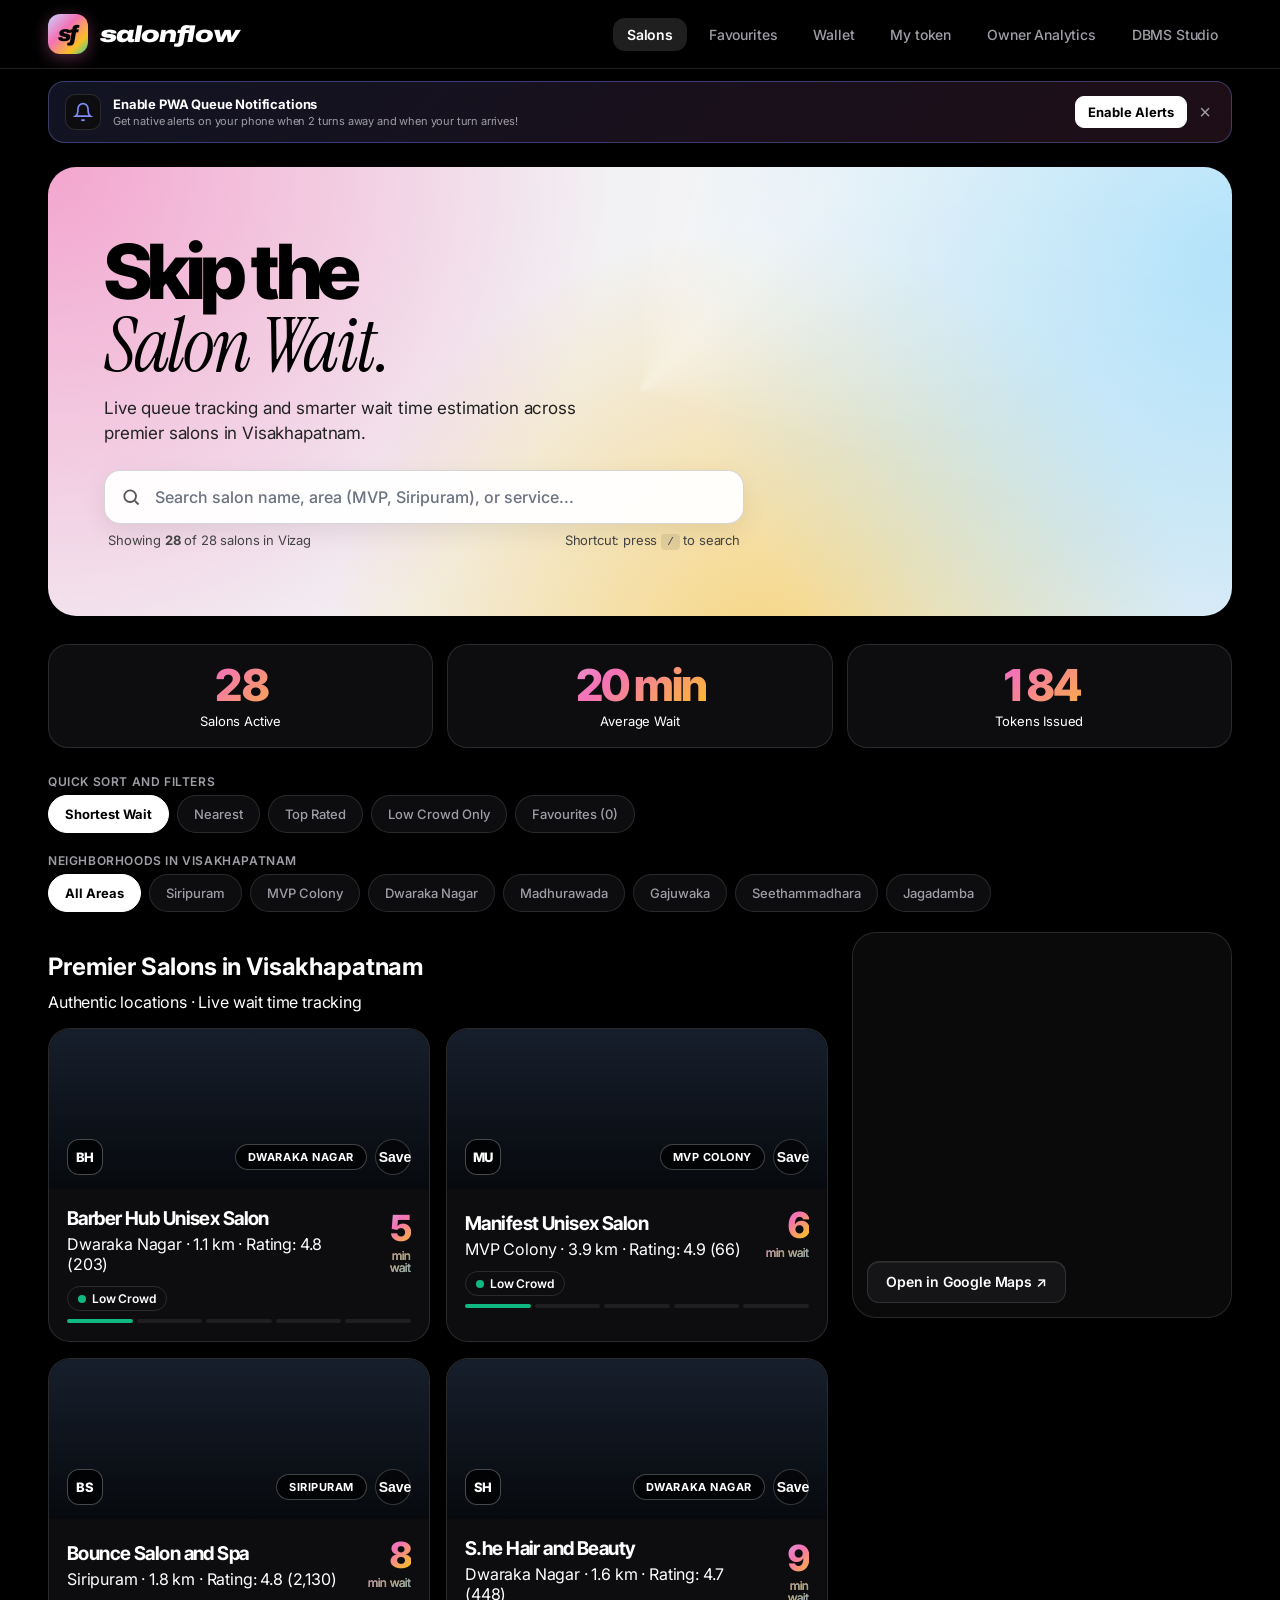
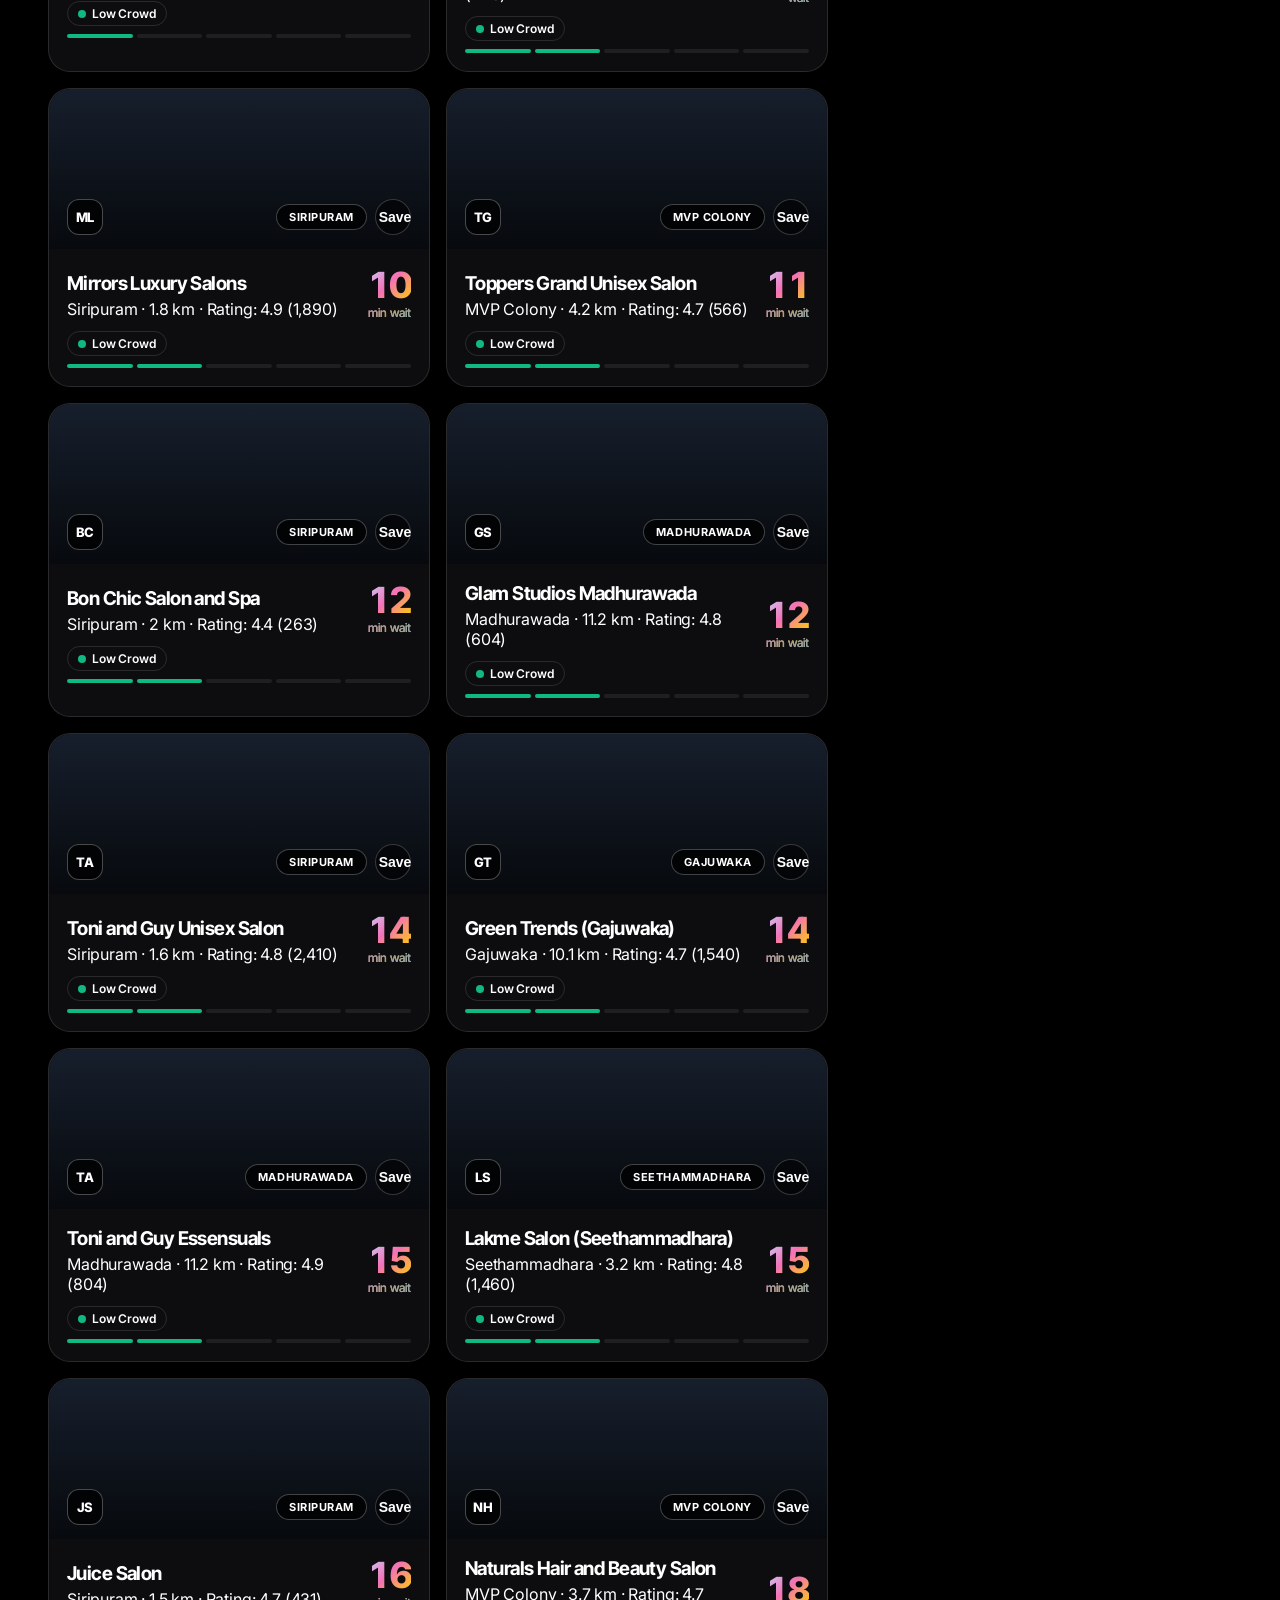
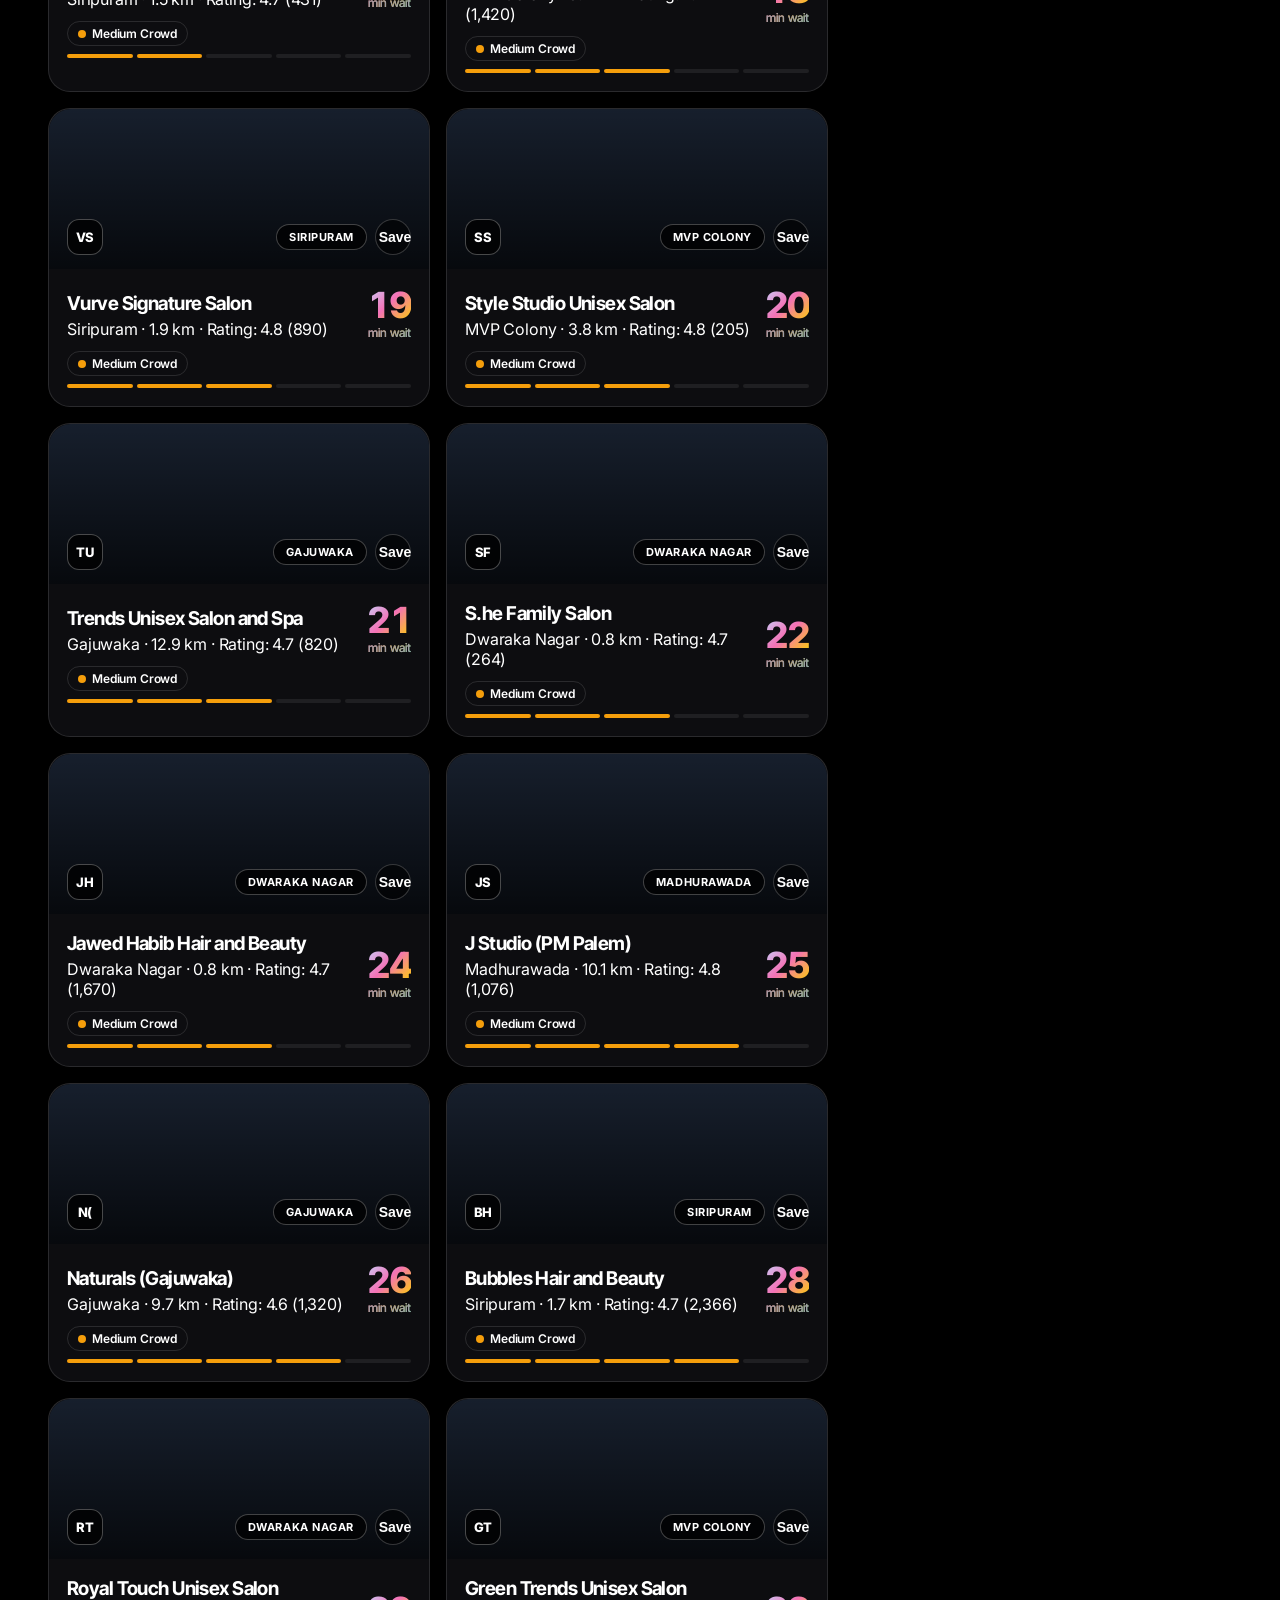
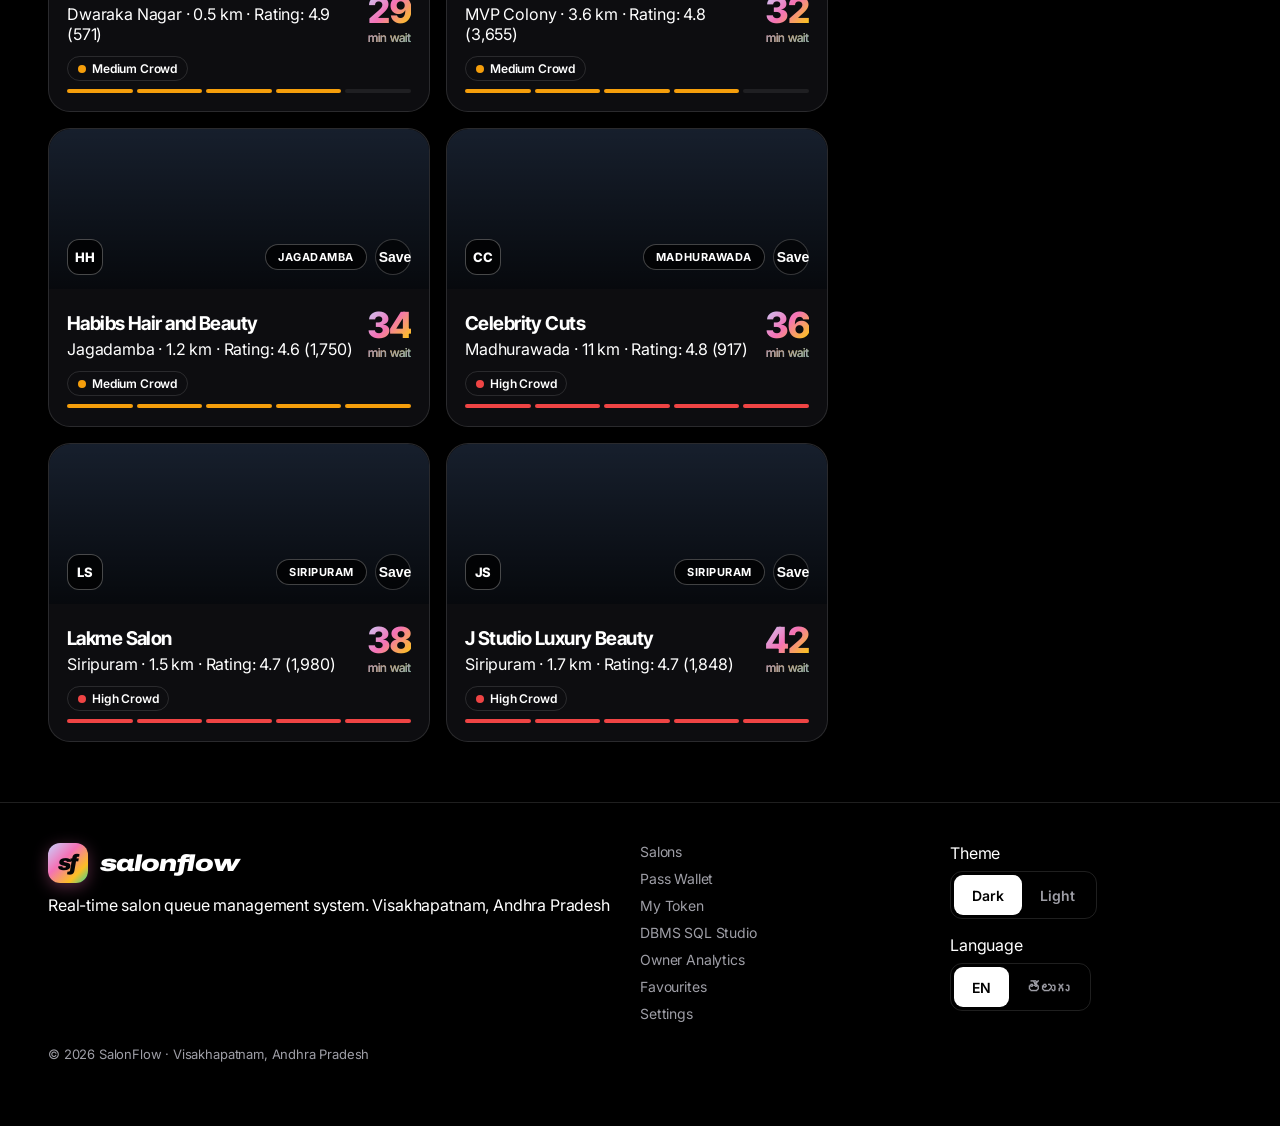
<file: saloonflow.html>
<!DOCTYPE html>
<html lang="en" data-theme="dark">
<head>
<meta charset="utf-8">
<meta name="viewport" content="width=device-width, initial-scale=1, viewport-fit=cover">
<title>SalonFlow &middot; Real-Time Salon Queue &amp; Wait Times in Vizag</title>
<link rel="icon" type="image/svg+xml" href="data:image/svg+xml,%3Csvg xmlns='http://www.w3.org/2000/svg' viewBox='0 0 100 100'%3E%3Crect width='100' height='100' rx='28' fill='%230a0a0c'/%3E%3Crect x='8' y='8' width='84' height='84' rx='22' fill='url(%23g)'/%3E%3Cdefs%3E%3ClinearGradient id='g' x1='0%25' y1='0%25' x2='100%25' y2='100%25'%3E%3Cstop offset='0%25' stop-color='%23c7d2fe'/%3E%3Cstop offset='40%25' stop-color='%23f472b6'/%3E%3Cstop offset='80%25' stop-color='%23fbbf24'/%3E%3Cstop offset='100%25' stop-color='%2334d399'/%3E%3C/linearGradient%3E%3C/defs%3E%3Ctext x='50' y='65' font-family='sans-serif' font-weight='900' font-style='italic' font-size='46' text-anchor='middle' fill='%23000'%3Esf%3C/text%3E%3C/svg%3E">
<link rel="manifest" href="manifest.json">
<meta name="theme-color" content="#000000">
<meta name="mobile-web-app-capable" content="yes">
<meta name="apple-mobile-web-app-capable" content="yes">
<meta name="apple-mobile-web-app-status-bar-style" content="black-translucent">
<meta name="apple-mobile-web-app-title" content="SalonFlow">
<link rel="apple-touch-icon" href="data:image/svg+xml,%3Csvg xmlns='http://www.w3.org/2000/svg' viewBox='0 0 192 192'%3E%3Crect width='192' height='192' rx='42' fill='%230a0a0c'/%3E%3Crect x='16' y='16' width='160' height='160' rx='34' fill='url(%23g)'/%3E%3Cdefs%3E%3ClinearGradient id='g' x1='0%25' y1='0%25' x2='100%25' y2='100%25'%3E%3Cstop offset='0%25' stop-color='%23c7d2fe'/%3E%3Cstop offset='40%25' stop-color='%23f472b6'/%3E%3Cstop offset='80%25' stop-color='%23fbbf24'/%3E%3Cstop offset='100%25' stop-color='%2334d399'/%3E%3C/linearGradient%3E%3C/defs%3E%3Ctext x='96' y='125' font-family='sans-serif' font-weight='900' font-style='italic' font-size='84' text-anchor='middle' fill='%23000'%3Esf%3C/text%3E%3C/svg%3E">
<script>try{document.documentElement.dataset.theme=localStorage.getItem("sf_theme")||"dark"}catch(e){}</script>
<link rel="preconnect" href="https://fonts.googleapis.com">
<link href="https://fonts.googleapis.com/css2?family=Inter:wght@400;500;600;700;800&family=Inter+Tight:wght@600;700;800;900&family=Instrument+Serif:ital@1&family=Archivo:ital,wdth,wght@1,125,900&display=swap" rel="stylesheet">
<style>
/* SalonFlow Design System: Completely Image-Free & Emoji-Free */
:root {
  --bg: #000000;
  --card: #0d0d10;
  --card-hover: #15151a;
  --card-elevated: #1a1a22;
  --line: rgba(255, 255, 255, 0.12);
  --line-strong: rgba(255, 255, 255, 0.24);
  --text: #ffffff;
  --mute: #9e9ea6;
  --low: #10b981;
  --mid: #f59e0b;
  --high: #ef4444;
  --accent: #818cf8;
  --holo: linear-gradient(135deg, #c7d2fe 0%, #f472b6 40%, #fbbf24 75%, #34d399 100%);
  --gold-foil: linear-gradient(135deg, #d4af37, #fff8dc, #aa771c);
  --leather: linear-gradient(145deg, #181210 0%, #2b1d19 50%, #150f0d 100%);
  --leather-pocket: linear-gradient(180deg, #221714 0%, #150e0c 100%);
  --tab-bar-h: 58px;
  color-scheme: dark;
  box-sizing: border-box;
  padding-top: env(safe-area-inset-top, 0px);
  padding-bottom: env(safe-area-inset-bottom, 0px);
}

*,
*::before,
*::after {
  box-sizing: inherit;
}

html {
  scroll-padding-top: env(safe-area-inset-top, 0px);
}

body {
  margin: 0;
  background: var(--bg);
  color: var(--text);
  font-family: -apple-system, "SF Pro Display", Inter, system-ui, sans-serif;
  letter-spacing: -0.01em;
  -webkit-font-smoothing: antialiased;
  padding-bottom: 140px;
}

.holo {
  background: var(--holo);
  -webkit-background-clip: text;
  background-clip: text;
  color: transparent;
}

.num {
  font-variant-numeric: tabular-nums;
}

.wrap {
  max-width: 1240px;
  margin: 0 auto;
  padding: 0 28px;
}

/* Sticky Header with Generous Spacing */
header {
  position: sticky;
  top: env(safe-area-inset-top, 0px);
  z-index: 40;
  background: rgba(0, 0, 0, 0.82);
  backdrop-filter: blur(24px);
  -webkit-backdrop-filter: blur(24px);
  border-bottom: 1px solid var(--line);
}

header .wrap {
  display: flex;
  align-items: center;
  justify-content: space-between;
  height: 68px;
  gap: 20px;
  padding: 0 28px;
}

/* SF Monogram Logo */
.logo {
  display: inline-flex;
  align-items: center;
  gap: 12px;
  cursor: pointer;
  text-decoration: none;
  user-select: none;
  flex-shrink: 0;
}

.sf-mark {
  display: inline-flex;
  align-items: center;
  justify-content: center;
  width: 40px;
  height: 40px;
  border-radius: 12px;
  background: var(--holo);
  color: #050507;
  font-family: Archivo, "Inter Tight", sans-serif;
  font-weight: 900;
  font-style: italic;
  font-size: 22px;
  letter-spacing: -0.07em;
  line-height: 1;
  box-shadow: 0 4px 16px rgba(244, 114, 182, 0.35);
  padding-right: 1px;
}

.sf-text {
  font-family: Archivo, "Inter Tight", sans-serif;
  font-style: italic;
  font-weight: 900;
  font-stretch: 125%;
  font-size: 23px;
  letter-spacing: -0.04em;
  color: var(--text);
}

nav.top {
  display: none;
  gap: 8px;
  align-items: center;
}

nav a,
.tabs a {
  color: var(--mute);
  text-decoration: none;
  font-weight: 500;
  font-size: 14px;
  padding: 8px 14px;
  border-radius: 12px;
  cursor: pointer;
  transition: all 0.15s ease;
  white-space: nowrap;
}

nav a:hover {
  color: #fff;
  background: rgba(255, 255, 255, 0.08);
}

nav a.on,
.tabs a.on {
  color: #fff;
  background: rgba(255, 255, 255, 0.12);
  font-weight: 600;
}

.header-actions {
  display: flex;
  align-items: center;
  gap: 12px;
  flex-shrink: 0;
}

/* Language Switcher */
.lang-btn {
  background: rgba(255, 255, 255, 0.08);
  border: 1px solid var(--line);
  color: var(--text);
  border-radius: 999px;
  padding: 7px 14px;
  font: 600 13px Inter, sans-serif;
  cursor: pointer;
  display: inline-flex;
  align-items: center;
  gap: 4px;
  transition: all 0.15s ease;
}

.lang-btn:hover {
  background: rgba(255, 255, 255, 0.16);
}

/* Buttons */
.btn {
  background: #151518;
  color: #fff;
  border: 1px solid var(--line);
  border-radius: 12px;
  padding: 11px 18px;
  font: 600 14px Inter, sans-serif;
  cursor: pointer;
  min-height: 42px;
  display: inline-flex;
  align-items: center;
  justify-content: center;
  gap: 8px;
  box-shadow: inset 0 1px 0 rgba(255, 255, 255, 0.08);
  transition: all 0.15s ease;
  text-decoration: none;
}

.btn:hover {
  background: #1f1f26;
  border-color: rgba(255, 255, 255, 0.28);
}

.btn.main {
  background: #fff;
  color: #000;
  border-color: #fff;
  font-weight: 700;
}

.btn.main:hover {
  background: #e5e5ea;
}

.btn-sm {
  padding: 6px 12px;
  font-size: 13px;
  min-height: 32px;
  border-radius: 9px;
}

.btn-danger {
  color: var(--high);
  border-color: rgba(239, 68, 68, 0.35);
}

.btn-danger:hover {
  background: rgba(239, 68, 68, 0.14);
  border-color: var(--high);
}

.btn:focus-visible,
a:focus-visible,
.card:focus-visible,
.chip:focus-visible {
  outline: 2px solid #c7d2fe;
  outline-offset: 2px;
}

/* Role Switcher Pill */
.role-badge {
  font-size: 11px;
  font-weight: 700;
  text-transform: uppercase;
  letter-spacing: 0.06em;
  padding: 4px 8px;
  border-radius: 6px;
  background: rgba(129, 140, 248, 0.18);
  color: var(--accent);
  border: 1px solid rgba(129, 140, 248, 0.35);
}

/* Departure Alert Banner */
.alert-banner {
  background: linear-gradient(90deg, rgba(244, 114, 182, 0.16), rgba(129, 140, 248, 0.16));
  border: 1px solid rgba(244, 114, 182, 0.4);
  border-radius: 18px;
  padding: 14px 20px;
  margin: 18px 0;
  display: flex;
  align-items: center;
  justify-content: space-between;
  gap: 16px;
  animation: pulse-glow 2s infinite alternate;
}

@keyframes pulse-glow {
  from {
    border-color: rgba(244, 114, 182, 0.35);
    box-shadow: 0 0 12px rgba(244, 114, 182, 0.15);
  }

  to {
    border-color: rgba(129, 140, 248, 0.7);
    box-shadow: 0 0 20px rgba(129, 140, 248, 0.3);
  }
}

.alert-banner-left {
  display: flex;
  align-items: center;
  gap: 14px;
}

.alert-icon-svg {
  width: 24px;
  height: 24px;
  stroke: #f472b6;
  fill: none;
  stroke-width: 2;
  flex-shrink: 0;
}

.alert-banner-text b {
  display: block;
  font-size: 15px;
  margin-bottom: 2px;
}

.alert-banner-text span {
  font-size: 13px;
  color: var(--mute);
}

/* Hero Section (No Images, Pure Radial Background) */
.hero {
  margin: 24px 0 28px;
  border-radius: 28px;
  padding: 48px 32px;
  color: #000;
  position: relative;
  overflow: hidden;
  background:
    radial-gradient(circle at 0% 0%, rgba(244, 114, 182, 0.6), transparent 45%),
    radial-gradient(circle at 100% 20%, rgba(125, 211, 252, 0.65), transparent 45%),
    radial-gradient(circle at 60% 110%, rgba(251, 191, 36, 0.55), transparent 50%),
    #f2f2f4;
}

.hero h1 {
  font-size: clamp(38px, 8.5vw, 76px);
  line-height: 0.95;
  letter-spacing: -0.06em;
  font-weight: 800;
  margin: 0 0 14px;
  font-family: "Inter Tight", Inter, sans-serif;
}

.hero h1 em {
  font-family: "Instrument Serif", Georgia, serif;
  font-style: italic;
  font-weight: 400;
  letter-spacing: -0.03em;
}

.hero p {
  margin: 0;
  font-size: 17px;
  max-width: 520px;
  color: #222;
  line-height: 1.45;
}

.hero::after {
  content: "";
  position: absolute;
  inset: -60%;
  background: conic-gradient(from 0deg, transparent 0, rgba(255, 255, 255, 0.65) 12%, transparent 30%);
  mix-blend-mode: soft-light;
  animation: spin 16s linear infinite;
  pointer-events: none;
}

@keyframes spin {
  to {
    transform: rotate(360deg);
  }
}

.hero>* {
  position: relative;
  z-index: 2;
}

/* Improved Search Bar */
.search-container {
  margin-top: 24px;
  max-width: 640px;
}

.search-bar-wrap {
  position: relative;
  display: flex;
  align-items: center;
  background: rgba(255, 255, 255, 0.95);
  backdrop-filter: blur(12px);
  border: 1px solid rgba(0, 0, 0, 0.16);
  border-radius: 16px;
  box-shadow: 0 8px 24px rgba(0, 0, 0, 0.08);
  transition: all 0.2s ease;
}

.search-bar-wrap:focus-within {
  background: #fff;
  border-color: #6366f1;
  box-shadow: 0 8px 32px rgba(99, 102, 241, 0.28);
}

.search-icon {
  margin-left: 16px;
  width: 20px;
  height: 20px;
  stroke: #555;
  fill: none;
  stroke-width: 2.2;
  flex-shrink: 0;
}

.search-bar-wrap input {
  flex: 1;
  min-width: 0;
  background: transparent;
  border: 0;
  padding: 16px 14px;
  font: 500 16px Inter, sans-serif;
  color: #000;
  outline: none;
}

.search-bar-wrap input::placeholder {
  color: #6b7280;
}

.search-clear {
  background: rgba(0, 0, 0, 0.08);
  border: 0;
  color: #333;
  width: 28px;
  height: 28px;
  border-radius: 50%;
  cursor: pointer;
  display: flex;
  align-items: center;
  justify-content: center;
  font-size: 16px;
  margin-right: 12px;
  transition: all 0.15s ease;
}

.search-clear:hover {
  background: rgba(0, 0, 0, 0.18);
}

.search-meta {
  display: flex;
  align-items: center;
  justify-content: space-between;
  margin-top: 8px;
  font-size: 13px;
  color: #444;
  padding: 0 4px;
}

/* Stats Row */
.stats {
  display: grid;
  grid-template-columns: repeat(3, 1fr);
  gap: 14px;
  margin-bottom: 26px;
}

.stat-box {
  background: var(--card);
  border: 1px solid var(--line);
  border-radius: 20px;
  padding: 18px;
  text-align: center;
}

.sn {
  font-size: clamp(26px, 5vw, 44px);
  font-weight: 800;
  letter-spacing: -0.05em;
  line-height: 1;
  font-family: "Inter Tight", Inter, sans-serif;
}

.stat-box .sub {
  margin-top: 6px;
  font-size: 13px;
}

/* Filter Chips (Emoji Free) */
.chips-group {
  margin-bottom: 14px;
}

.chips-label {
  font-size: 12px;
  font-weight: 600;
  color: var(--mute);
  margin-bottom: 6px;
  text-transform: uppercase;
  letter-spacing: 0.05em;
}

.chips {
  display: flex;
  gap: 8px;
  overflow-x: auto;
  padding-bottom: 6px;
  scrollbar-width: none;
}

.chips::-webkit-scrollbar {
  display: none;
}

.chip {
  background: var(--card);
  color: var(--mute);
  border: 1px solid var(--line);
  border-radius: 999px;
  padding: 8px 16px;
  font: 500 13px Inter, sans-serif;
  cursor: pointer;
  white-space: nowrap;
  min-height: 38px;
  display: inline-flex;
  align-items: center;
  gap: 6px;
  transition: all 0.15s ease;
}

.chip:hover {
  color: #fff;
  border-color: rgba(255, 255, 255, 0.3);
}

.chip.on {
  color: #000;
  background: #fff;
  border-color: #fff;
  font-weight: 700;
}

/* Grid Layout */
.layout {
  display: grid;
  gap: 24px;
}

.grid {
  display: grid;
  gap: 16px;
  grid-template-columns: 1fr;
}

/* Salon Cards with Photography Cover */
.card {
  background: var(--card);
  border: 1px solid var(--line);
  border-radius: 22px;
  overflow: hidden;
  cursor: pointer;
  position: relative;
  transition: all 0.2s ease;
}

.card:hover {
  border-color: rgba(255, 255, 255, 0.35);
  transform: translateY(-2px);
  box-shadow: 0 12px 32px rgba(0, 0, 0, 0.5);
}

.card-ph {
  height: 160px;
  position: relative;
  background-size: cover;
  background-position: center;
  background-repeat: no-repeat;
  display: flex;
  align-items: flex-end;
  justify-content: space-between;
  padding: 14px 18px;
  border-radius: 22px 22px 0 0;
  overflow: hidden;
}

.card-ph::before {
  content: "";
  position: absolute;
  inset: 0;
  background: linear-gradient(180deg, rgba(0, 0, 0, 0.25) 0%, rgba(0, 0, 0, 0.78) 100%);
  pointer-events: none;
}

.card-ph>* {
  position: relative;
  z-index: 2;
}

.card-area-badge {
  background: rgba(0, 0, 0, 0.72);
  backdrop-filter: blur(8px);
  color: #fff;
  border: 1px solid rgba(255, 255, 255, 0.25);
  border-radius: 999px;
  padding: 5px 12px;
  font-size: 11px;
  font-weight: 700;
  text-transform: uppercase;
  letter-spacing: 0.05em;
}

.card-monogram {
  width: 36px;
  height: 36px;
  border-radius: 12px;
  background: rgba(0, 0, 0, 0.75);
  backdrop-filter: blur(8px);
  border: 1px solid rgba(255, 255, 255, 0.28);
  color: #fff;
  font-weight: 800;
  font-size: 13px;
  display: flex;
  align-items: center;
  justify-content: center;
  letter-spacing: -0.02em;
}

/* 5-Photo Interactive Gallery in Salon Detail */
.gal {
  display: grid;
  grid-template-columns: repeat(4, 1fr);
  grid-template-rows: repeat(2, 100px);
  gap: 8px;
  margin-bottom: 24px;
  position: relative;
}

.gt {
  border: 0;
  border-radius: 16px;
  background: var(--card);
  position: relative;
  overflow: hidden;
  cursor: pointer;
  padding: 0;
  transition: transform 0.2s, filter 0.2s;
}

.gt:hover {
  transform: scale(0.98);
  filter: brightness(1.1);
}

.gt img {
  position: absolute;
  inset: 0;
  width: 100%;
  height: 100%;
  object-fit: cover;
  z-index: 1;
}

.g0 {
  grid-column: span 2;
  grid-row: span 2;
}

.gc {
  position: absolute;
  right: 10px;
  bottom: -20px;
  font-size: 11px;
  color: var(--mute);
}

@media(min-width: 640px) {
  .gal {
    grid-template-rows: repeat(2, 130px);
  }
}

@media(min-width: 1024px) {
  .gal {
    grid-template-rows: repeat(2, 150px);
  }
}

/* Lightbox Modal */
.lb {
  position: fixed;
  inset: 0;
  background: rgba(0, 0, 0, 0.94);
  z-index: 70;
  display: flex;
  align-items: center;
  justify-content: center;
  padding: 20px;
}

.lbi {
  width: min(92vw, 920px);
  aspect-ratio: 4/3;
  border-radius: 24px;
  position: relative;
  overflow: hidden;
  display: flex;
  align-items: flex-end;
}

.lbi img {
  position: absolute;
  inset: 0;
  width: 100%;
  height: 100%;
  object-fit: contain;
  background: #000;
}

.lbx,
.lbn {
  position: absolute;
  background: rgba(255, 255, 255, 0.16);
  border: 0;
  color: #fff;
  font-size: 28px;
  width: 48px;
  height: 48px;
  border-radius: 50%;
  cursor: pointer;
  z-index: 2;
  display: flex;
  align-items: center;
  justify-content: center;
}

.lbx {
  top: calc(16px + env(safe-area-inset-top, 0px));
  right: 16px;
}

.lbn.l {
  left: 14px;
  top: 50%;
  transform: translateY(-50%);
}

.lbn.r {
  right: 14px;
  top: 50%;
  transform: translateY(-50%);
}

.lbc {
  position: absolute;
  bottom: calc(20px + env(safe-area-inset-bottom, 0px));
  left: 0;
  right: 0;
  text-align: center;
  color: #fff;
  font-size: 14px;
  font-weight: 500;
  background: rgba(0, 0, 0, 0.6);
  padding: 8px 16px;
  width: fit-content;
  margin: 0 auto;
  border-radius: 999px;
  backdrop-filter: blur(6px);
}

.fav-btn {
  background: rgba(0, 0, 0, 0.55);
  backdrop-filter: blur(8px);
  border: 1px solid rgba(255, 255, 255, 0.2);
  color: #fff;
  width: 36px;
  height: 36px;
  border-radius: 50%;
  display: flex;
  align-items: center;
  justify-content: center;
  cursor: pointer;
  font-size: 14px;
  font-weight: 700;
  transition: all 0.15s ease;
}

.fav-btn:hover {
  transform: scale(1.1);
  background: rgba(0, 0, 0, 0.85);
}

.fav-btn.active {
  color: #f43f5e;
  border-color: rgba(244, 63, 94, 0.6);
}

.cb {
  padding: 18px;
}

.row {
  display: flex;
  justify-content: space-between;
  align-items: flex-end;
  gap: 10px;
}

.cb h3 {
  margin: 0 0 4px;
  font-size: 19px;
  letter-spacing: -0.03em;
  font-family: "Inter Tight", Inter, sans-serif;
  font-weight: 700;
}

.wait {
  font-size: 36px;
  font-weight: 800;
  letter-spacing: -0.05em;
  line-height: 1;
  text-align: right;
  font-family: "Inter Tight", Inter, sans-serif;
}

.wait small {
  display: block;
  font-size: 12px;
  font-weight: 500;
  color: var(--mute);
  letter-spacing: 0;
  margin-top: 4px;
}

/* Crowd Badges & Vector Status Dots */
.badge {
  display: inline-flex;
  align-items: center;
  gap: 6px;
  font-size: 12px;
  font-weight: 600;
  margin-top: 12px;
  border: 1px solid var(--line);
  border-radius: 999px;
  padding: 4px 10px;
}

.dot {
  width: 8px;
  height: 8px;
  border-radius: 50%;
  background: var(--c);
}

.live .dot {
  animation: pulse 1.6s infinite;
}

@keyframes pulse {
  50% {
    opacity: 0.35;
  }
}

.meter {
  display: flex;
  gap: 4px;
  margin-top: 8px;
}

.meter i {
  flex: 1;
  height: 4px;
  border-radius: 9px;
  background: #1f1f22;
}

.meter i.f {
  background: var(--c);
}

/* Map Widget */
.map {
  display: block !important;
  border: 1px solid var(--line);
  border-radius: 24px;
  min-height: 380px;
  overflow: hidden;
  background: #0a0a0a;
  position: relative;
}

.map iframe,
.dmap {
  width: 100%;
  height: 380px;
  border: 0;
  filter: invert(0.92) hue-rotate(180deg) contrast(0.9) saturate(0.8);
}

.dmap {
  height: 240px;
  border-radius: 16px;
}

.mapbtn {
  position: absolute;
  left: 14px;
  bottom: 14px;
  z-index: 2;
}

/* Detail Page */
.back {
  background: none;
  border: 0;
  color: var(--mute);
  font: 500 15px Inter, sans-serif;
  padding: 16px 0;
  cursor: pointer;
  display: inline-flex;
  align-items: center;
  gap: 6px;
}

.back:hover {
  color: #fff;
}

.cols {
  display: grid;
  gap: 24px;
}

/* Services Checklist */
.svc {
  display: flex;
  justify-content: space-between;
  align-items: center;
  gap: 12px;
  padding: 16px;
  border: 1px solid var(--line);
  border-radius: 18px;
  margin-bottom: 10px;
  cursor: pointer;
  background: var(--card);
  transition: all 0.15s ease;
}

.svc:hover {
  border-color: rgba(255, 255, 255, 0.3);
  background: var(--card-hover);
}

.svc.on {
  border-color: #fff;
  background: rgba(255, 255, 255, 0.08);
}

.svc b {
  font-weight: 600;
}

.svc-tag {
  display: inline-block;
  font-size: 11px;
  font-weight: 600;
  background: rgba(255, 255, 255, 0.1);
  border-radius: 6px;
  padding: 2px 6px;
  margin-left: 6px;
}

/* Smarter Wait Time Breakdown Box */
.smart-wait-box {
  background: linear-gradient(135deg, rgba(129, 140, 248, 0.12), rgba(244, 114, 182, 0.12));
  border: 1px solid rgba(129, 140, 248, 0.3);
  border-radius: 20px;
  padding: 18px;
  margin: 18px 0;
}

.smart-wait-row {
  display: flex;
  justify-content: space-between;
  align-items: center;
  padding: 6px 0;
  font-size: 14px;
}

.smart-wait-row.total {
  border-top: 1px solid var(--line);
  margin-top: 8px;
  padding-top: 12px;
  font-weight: 700;
  font-size: 16px;
}

.smart-progress-bar {
  display: flex;
  height: 8px;
  border-radius: 99px;
  overflow: hidden;
  background: #1a1a1c;
  margin: 12px 0;
}

.smart-bar-queue {
  background: #38bdf8;
}

.smart-bar-service {
  background: #f472b6;
}

.panel {
  background: var(--card);
  border: 1px solid var(--line);
  border-radius: 24px;
  padding: 22px;
}

.big {
  font-size: 56px;
  font-weight: 800;
  letter-spacing: -0.06em;
  line-height: 1;
  font-family: "Inter Tight", Inter, sans-serif;
}

.sticky {
  position: fixed;
  left: 0;
  right: 0;
  bottom: calc(var(--tab-bar-h) + env(safe-area-inset-bottom, 0px));
  box-sizing: border-box;
  padding: 10px 18px;
  background: rgba(14, 14, 18, 0.96);
  backdrop-filter: blur(24px);
  -webkit-backdrop-filter: blur(24px);
  border-top: 1px solid var(--line);
  border-bottom: 1px solid rgba(255, 255, 255, 0.08);
  border-radius: 16px 16px 0 0;
  box-shadow: 0 -4px 20px rgba(0, 0, 0, 0.35);
  z-index: 39;
  display: flex;
  gap: 12px;
  align-items: center;
  justify-content: space-between;
}

/* ==============================================================
   3D FLIPPABLE PREMIUM CUSTOMER TOKEN CARD
   ============================================================== */
.token-card-3d-wrap {
  perspective: 1200px;
  -webkit-perspective: 1200px;
  width: 100%;
  max-width: 440px;
  margin: 20px auto;
}

.token-card-3d {
  width: 100%;
  min-height: 270px;
  position: relative;
  transform-style: preserve-3d;
  -webkit-transform-style: preserve-3d;
  transition: transform 0.65s cubic-bezier(0.4, 0, 0.2, 1);
  border-radius: 24px;
  cursor: pointer;
  user-select: none;
}

.token-card-3d.flipped {
  transform: rotateY(180deg);
  -webkit-transform: rotateY(180deg);
}

.token-card-face {
  position: absolute;
  inset: 0;
  width: 100%;
  height: 100%;
  backface-visibility: hidden;
  -webkit-backface-visibility: hidden;
  border-radius: 24px;
  padding: 24px;
  box-shadow: 0 16px 40px rgba(0, 0, 0, 0.6);
  border: 1px solid rgba(255, 255, 255, 0.18);
  display: flex;
  flex-direction: column;
  justify-content: space-between;
}

/* Front Face */
.token-card-front {
  background: linear-gradient(145deg, #16161b 0%, #0a0a0d 100%);
  border: 1px solid rgba(244, 114, 182, 0.35);
  position: relative;
  transform: rotateY(0deg);
  -webkit-transform: rotateY(0deg);
  z-index: 2;
  transition: opacity 0.2s ease;
}

.token-card-front::after {
  content: "";
  position: absolute;
  top: 0;
  right: 0;
  width: 120px;
  height: 120px;
  background: radial-gradient(circle at top right, rgba(244, 114, 182, 0.2), transparent 70%);
  border-radius: 0 24px 0 0;
  pointer-events: none;
}

.card-top-edge {
  display: flex;
  align-items: center;
  justify-content: space-between;
}

.card-brand {
  display: flex;
  align-items: center;
  gap: 8px;
}

.card-sf-mark {
  width: 32px;
  height: 32px;
  border-radius: 9px;
  background: var(--holo);
  color: #000;
  font: 900 italic 18px Archivo, sans-serif;
  display: flex;
  align-items: center;
  justify-content: center;
  line-height: 1;
}

.card-brand-name {
  font: 900 italic 19px Archivo, sans-serif;
  letter-spacing: -0.04em;
  color: #fff;
}

.card-token-pill {
  background: rgba(255, 255, 255, 0.1);
  border: 1px solid rgba(255, 255, 255, 0.2);
  padding: 4px 10px;
  border-radius: 999px;
  font-size: 13px;
  font-weight: 700;
  letter-spacing: 0.04em;
}

.card-mid {
  margin: 18px 0;
}

.card-salon-name {
  font-size: 20px;
  font-weight: 800;
  letter-spacing: -0.03em;
  margin-bottom: 4px;
}

.card-salon-sub {
  font-size: 13px;
  color: var(--mute);
}

.card-services-list {
  font-size: 13px;
  margin-top: 8px;
  color: #e5e5ea;
  font-weight: 500;
}

.card-bottom-edge {
  display: flex;
  align-items: flex-end;
  justify-content: space-between;
  border-top: 1px solid rgba(255, 255, 255, 0.1);
  padding-top: 12px;
}

.card-flip-prompt {
  font-size: 11px;
  font-weight: 600;
  color: var(--accent);
  text-transform: uppercase;
  letter-spacing: 0.06em;
}

/* Back Face (Flip) */
.token-card-back {
  background: #ffffff;
  color: #000000;
  transform: rotateY(180deg);
  -webkit-transform: rotateY(180deg);
  border: 1px solid #d1d5db;
  text-align: center;
  align-items: center;
  justify-content: center;
  padding: 20px;
  z-index: 1;
  transition: opacity 0.2s ease;
}

.token-card-3d.flipped .token-card-front {
  pointer-events: none;
  opacity: 0;
}

.token-card-3d.flipped .token-card-back {
  pointer-events: auto;
  opacity: 1;
  z-index: 5;
}

.token-card-3d:not(.flipped) .token-card-back {
  pointer-events: none;
  opacity: 0;
}

.token-card-3d:not(.flipped) .token-card-front {
  pointer-events: auto;
  opacity: 1;
  z-index: 5;
}

.qr-container {
  background: #fff;
  padding: 10px;
  border-radius: 12px;
  display: inline-block;
  box-shadow: 0 4px 16px rgba(0, 0, 0, 0.12);
}

.qr-container svg {
  display: block;
}

.card-scan-hint {
  font-size: 12px;
  font-weight: 700;
  color: #111;
  margin-top: 8px;
  text-transform: uppercase;
  letter-spacing: 0.05em;
}

/* ==============================================================
   REALISTIC LEATHER WALLET PAGE
   ============================================================== */
.leather-wallet {
  background: var(--leather);
  border-radius: 28px;
  border: 1px solid #3d2822;
  box-shadow: 0 20px 50px rgba(0, 0, 0, 0.8), inset 0 2px 4px rgba(255, 255, 255, 0.1);
  padding: 32px 24px;
  position: relative;
  max-width: 580px;
  margin: 24px auto;
  overflow: hidden;
}

/* Stitched Seam Effect */
.leather-wallet::before {
  content: "";
  position: absolute;
  inset: 10px;
  border: 2px dashed rgba(200, 160, 140, 0.35);
  border-radius: 20px;
  pointer-events: none;
}

.wallet-header {
  text-align: center;
  margin-bottom: 24px;
  position: relative;
  z-index: 2;
}

.wallet-title {
  font: 800 24px "Inter Tight", sans-serif;
  letter-spacing: -0.03em;
  color: #f3ece8;
}

.wallet-sub {
  font-size: 13px;
  color: #bda299;
  margin-top: 4px;
}

.wallet-pocket {
  background: var(--leather-pocket);
  border-radius: 20px;
  border: 1px solid #4a332c;
  box-shadow: inset 0 8px 20px rgba(0, 0, 0, 0.7);
  padding: 20px 16px;
  position: relative;
  z-index: 2;
  display: flex;
  flex-direction: column;
  gap: 16px;
}

.wallet-slot-hint {
  text-align: center;
  font-size: 11px;
  font-weight: 600;
  color: #a88a80;
  text-transform: uppercase;
  letter-spacing: 0.08em;
  margin-bottom: 6px;
}

/* ==============================================================
   DBMS SQL STUDIO & QUERY CONSOLE
   ============================================================== */
.dbms-studio-box {
  background: var(--card);
  border: 1px solid var(--line);
  border-radius: 22px;
  padding: 24px;
  margin-bottom: 24px;
}

.sql-editor-wrap {
  margin: 16px 0;
}

.sql-textarea {
  width: 100%;
  min-height: 110px;
  background: #08080a;
  border: 1px solid rgba(129, 140, 248, 0.3);
  border-radius: 14px;
  padding: 14px;
  font: 500 14px monospace;
  color: #38bdf8;
  outline: none;
  resize: vertical;
}

.sql-textarea:focus {
  border-color: #818cf8;
  box-shadow: 0 0 16px rgba(129, 140, 248, 0.25);
}

.sql-sample-chips {
  display: flex;
  gap: 8px;
  overflow-x: auto;
  padding-bottom: 6px;
  margin: 10px 0;
}

.sql-table-container {
  overflow-x: auto;
  margin-top: 18px;
  border-radius: 12px;
  border: 1px solid var(--line);
}

.sql-table {
  width: 100%;
  border-collapse: collapse;
  font-size: 13px;
  text-align: left;
}

.sql-table th {
  background: #15151a;
  color: #fff;
  padding: 10px 14px;
  font-weight: 700;
  border-bottom: 1px solid var(--line);
}

.sql-table td {
  padding: 10px 14px;
  border-bottom: 1px solid var(--line);
  color: #ddd;
}

.sql-table tr:hover td {
  background: rgba(255, 255, 255, 0.04);
}

/* Bottom Tabs (Wallet, Profile, Salons, Token, DBMS) */
.tabs {
  position: fixed;
  left: 0;
  right: 0;
  bottom: 0;
  height: calc(var(--tab-bar-h) + env(safe-area-inset-bottom, 0px));
  box-sizing: border-box;
  z-index: 38;
  display: flex;
  justify-content: space-around;
  align-items: flex-start;
  background: rgba(10, 10, 13, 0.95);
  backdrop-filter: blur(24px);
  -webkit-backdrop-filter: blur(24px);
  border-top: 1px solid var(--line);
  padding: 4px 6px env(safe-area-inset-bottom, 0px);
}

.tabs a {
  display: flex;
  flex-direction: column;
  align-items: center;
  gap: 2px;
  font-size: 11px;
  min-width: 58px;
  min-height: 48px;
  justify-content: center;
}

.tabs svg {
  width: 22px;
  height: 22px;
  stroke: currentColor;
  fill: none;
  stroke-width: 1.8;
}

/* Footer */
footer {
  border-top: 1px solid var(--line);
  margin-top: 60px;
  padding: 40px 0 24px;
}

.fi {
  display: grid;
  gap: 28px;
  grid-template-columns: 1fr;
}

.fl2 {
  display: grid;
  gap: 10px;
}

.fl2 a {
  color: var(--mute);
  text-decoration: none;
  font-size: 14px;
}

.fl2 a:hover {
  color: #fff;
}

.seg {
  display: inline-flex;
  border: 1px solid var(--line);
  border-radius: 12px;
  padding: 3px;
}

.seg button {
  border: 0;
  background: none;
  color: var(--mute);
  padding: 8px 18px;
  border-radius: 9px;
  font: 600 14px Inter, sans-serif;
  cursor: pointer;
  min-height: 40px;
}

.seg button.on {
  background: var(--text);
  color: var(--bg);
}

.cp {
  margin-top: 24px;
  font-size: 13px;
  color: var(--mute);
}

/* Responsive */
@media(min-width: 640px) {
  .grid {
    grid-template-columns: repeat(2, 1fr);
  }

  .fi {
    grid-template-columns: 2fr 1fr 1fr;
  }
}

@media(min-width: 1024px) {
  body {
    padding-bottom: 40px;
  }

  .tabs {
    display: none;
  }

  nav.top {
    display: flex;
  }

  .layout {
    grid-template-columns: 1fr 380px;
    align-items: start;
  }

  .map {
    display: block;
    position: sticky;
    top: 92px;
  }

  .cols {
    grid-template-columns: 1fr 380px;
    align-items: start;
  }

  .panel.sticky-p {
    position: sticky;
    top: 92px;
  }

  .sticky {
    display: none;
  }

  .hero {
    padding: 68px 56px;
  }
}

@media(min-width: 1280px) {
  .grid {
    grid-template-columns: repeat(2, 1fr);
  }
}

/* ==============================================================
   COMPREHENSIVE MOBILE OPTIMIZATIONS (PWA & Small Viewports)
   ============================================================== */

/* PWA Notification & Install Banner Styles */
.pwa-notif-card,
.pwa-install-banner {
  background: linear-gradient(135deg, rgba(129, 140, 248, 0.14), rgba(244, 114, 182, 0.12));
  border: 1px solid rgba(129, 140, 248, 0.35);
  border-radius: 16px;
  padding: 12px 16px;
  margin: 12px 0 16px;
  display: flex;
  align-items: center;
  justify-content: space-between;
  gap: 12px;
  box-shadow: 0 4px 20px rgba(0, 0, 0, 0.25);
  animation: slide-in 0.3s ease;
}

@keyframes slide-in {
  from {
    opacity: 0;
    transform: translateY(-8px);
  }

  to {
    opacity: 1;
    transform: translateY(0);
  }
}

.pwa-notif-left {
  display: flex;
  align-items: center;
  gap: 12px;
  flex: 1;
  min-width: 0;
}

.pwa-notif-icon {
  width: 36px;
  height: 36px;
  border-radius: 10px;
  background: var(--card);
  border: 1px solid var(--line);
  display: flex;
  align-items: center;
  justify-content: center;
  flex-shrink: 0;
}

.pwa-notif-icon svg {
  width: 20px;
  height: 20px;
  stroke: #818cf8;
  fill: none;
  stroke-width: 2;
}

.pwa-notif-icon.sf-pill {
  background: var(--holo);
  color: #000;
  font-family: Archivo, sans-serif;
  font-weight: 900;
  font-style: italic;
  font-size: 16px;
}

.pwa-notif-text {
  min-width: 0;
}

.pwa-notif-text b {
  display: block;
  font-size: 13px;
  color: var(--text);
  margin-bottom: 2px;
}

.pwa-notif-text span {
  display: block;
  font-size: 11px;
  color: var(--mute);
  line-height: 1.3;
}

.pwa-notif-actions {
  display: flex;
  align-items: center;
  gap: 8px;
  flex-shrink: 0;
}

.pwa-notif-dismiss {
  background: none;
  border: 0;
  color: var(--mute);
  font-size: 20px;
  cursor: pointer;
  padding: 4px;
  line-height: 1;
}

.pwa-notif-dismiss:hover {
  color: var(--text);
}

/* Tablet & Mobile (under 768px) */
@media(max-width: 768px) {
  body {
    padding-bottom: 110px;
  }

  .wrap {
    padding: 0 16px;
  }

  header .wrap {
    padding: 0 16px;
    height: 62px;
    gap: 12px;
  }
}

/* Mobile Screens (under 640px) */
@media(max-width: 639px) {
  body {
    padding-bottom: 120px;
    -webkit-tap-highlight-color: transparent;
  }

  .wrap {
    padding: 0 14px;
  }

  /* Header Compact */
  header .wrap {
    padding: 0 12px;
    height: 56px;
    gap: 8px;
  }

  .logo {
    gap: 8px;
  }

  .sf-mark {
    width: 34px;
    height: 34px;
    font-size: 18px;
    border-radius: 10px;
  }

  .sf-text {
    font-size: 19px;
    letter-spacing: -0.03em;
  }

  .header-actions {
    gap: 5px;
  }

  .header-actions .btn,
  .header-actions .lang-btn,
  .header-actions .theme-btn {
    padding: 6px 10px;
    font-size: 12px;
    min-height: 32px;
    border-radius: 9px;
  }

  /* Hero Banner */
  .hero {
    margin: 12px 0 16px;
    padding: 24px 16px;
    border-radius: 20px;
  }

  .hero h1 {
    font-size: 32px;
    line-height: 1.05;
    margin-bottom: 8px;
    letter-spacing: -0.04em;
  }

  .hero p {
    font-size: 14px;
    line-height: 1.4;
  }

  /* Search */
  .search-container {
    margin-top: 14px;
  }

  .search-bar-wrap input {
    padding: 12px 10px;
    font-size: 14px;
  }

  .search-icon {
    margin-left: 12px;
    width: 18px;
    height: 18px;
  }

  .search-clear {
    width: 24px;
    height: 24px;
    font-size: 14px;
    margin-right: 8px;
  }

  .search-meta {
    flex-direction: column;
    align-items: flex-start;
    gap: 2px;
    font-size: 11px;
    margin-top: 8px;
  }

  /* Stats Row */
  .stats {
    gap: 6px;
    margin-bottom: 16px;
  }

  .stat-box {
    padding: 10px 4px;
    border-radius: 14px;
  }

  .sn {
    font-size: 19px;
  }

  .stat-box .sub {
    font-size: 10px;
    line-height: 1.2;
  }

  /* Chips & Filters */
  .chips-group {
    margin-bottom: 10px;
  }

  .chips-label {
    font-size: 11px;
    margin-bottom: 4px;
  }

  .chips {
    gap: 6px;
    padding-bottom: 4px;
  }

  .chip {
    padding: 6px 12px;
    font-size: 12px;
    min-height: 32px;
  }

  /* Salon Card */
  .grid {
    gap: 14px;
  }

  .card {
    border-radius: 18px;
  }

  .card-ph {
    height: 140px;
    padding: 12px;
    border-radius: 18px 18px 0 0;
  }

  .card-monogram {
    width: 32px;
    height: 32px;
    font-size: 12px;
    border-radius: 9px;
  }

  .card-area-badge {
    padding: 3px 8px;
    font-size: 10px;
  }

  .fav-btn {
    padding: 5px 10px;
    font-size: 11px;
  }

  .cb {
    padding: 14px;
  }

  .cb h3 {
    font-size: 16px;
    margin-bottom: 3px;
  }

  .cb .sub {
    font-size: 12px;
  }

  .wait.num {
    font-size: 20px;
  }

  .badge {
    font-size: 11px;
    padding: 3px 9px;
  }

  /* Detail Gallery */
  .gal {
    grid-template-columns: repeat(4, 1fr);
    grid-template-rows: repeat(2, 72px);
    gap: 5px;
    margin-bottom: 16px;
  }

  .gt {
    border-radius: 10px;
  }

  .gc {
    font-size: 10px;
    bottom: -18px;
  }

  /* Smarter Wait Time Box */
  .smart-wait-box {
    padding: 14px 12px;
    border-radius: 16px;
    margin: 16px 0;
  }

  .smart-wait-row {
    font-size: 12px;
  }

  .smart-wait-row.total {
    flex-direction: column;
    align-items: flex-start;
    gap: 4px;
  }

  .smart-wait-row.total .holo {
    font-size: 16px !important;
  }

  /* Services */
  .svc {
    padding: 12px;
    border-radius: 14px;
  }

  .svc b {
    font-size: 14px;
  }

  .svc-tag {
    font-size: 10px;
    padding: 2px 6px;
  }

  .svc .sub {
    font-size: 11px;
  }

  /* Bottom Tabs (Wallet, Profile, Salons, Token, DBMS) */
  .tabs {
    height: calc(var(--tab-bar-h) + env(safe-area-inset-bottom, 0px));
    padding: 3px 2px env(safe-area-inset-bottom, 0px);
  }

  .tabs a {
    min-width: 44px;
    min-height: 44px;
    font-size: 10px;
    gap: 1px;
    padding: 2px 4px;
  }

  .tabs svg {
    width: 19px;
    height: 19px;
  }

  /* Sticky Bottom Bar on Detail Page - Exactly Attached Directly Upwards of Bottom Nav */
  .sticky {
    bottom: calc(var(--tab-bar-h) + env(safe-area-inset-bottom, 0px));
    padding: 8px 14px;
    border-radius: 14px 14px 0 0;
    z-index: 39;
  }

  .sticky .num {
    font-size: 14px;
  }

  .sticky .btn {
    padding: 8px 16px;
    font-size: 13px;
    min-height: 38px;
  }

  /* Leather Wallet */
  .leather-wallet {
    padding: 16px 10px;
    border-radius: 18px;
    margin: 12px auto;
  }

  .leather-wallet::before {
    inset: 5px;
    border-radius: 13px;
  }

  .wallet-title {
    font-size: 19px;
  }

  .token-card-3d-wrap {
    max-width: 100%;
    margin: 10px auto;
  }

  .token-card-3d {
    min-height: 250px;
  }

  .token-card-face {
    padding: 16px 14px;
    border-radius: 18px;
  }

  .token-card-header {
    margin-bottom: 10px;
  }

  .token-card-sf-text {
    font-size: 15px;
  }

  .token-card-salon-title {
    font-size: 17px;
  }

  .token-card-number-huge {
    font-size: 40px;
  }

  /* DBMS SQL Studio */
  .dbms-studio-box {
    padding: 14px 10px;
    border-radius: 16px;
  }

  .sql-textarea {
    font-size: 12px;
    min-height: 80px;
    padding: 10px;
  }

  .sql-sample-chips {
    gap: 5px;
    padding-bottom: 4px;
  }

  .sql-sample-chip {
    font-size: 11px;
    padding: 5px 9px;
  }

  .sql-table th,
  .sql-table td {
    padding: 7px 8px;
    font-size: 11px;
  }

  /* PWA Banner */
  .pwa-notif-card,
  .pwa-install-banner {
    padding: 10px 12px;
    flex-direction: column;
    align-items: stretch;
  }

  .pwa-notif-actions {
    margin-top: 8px;
    justify-content: flex-end;
  }
}

/* Extra Compact Phones (under 380px) */
@media(max-width: 380px) {
  .sf-text {
    display: none;
  }

  .stats {
    grid-template-columns: 1fr 1fr 1fr;
  }

  .sn {
    font-size: 17px;
  }

  .header-actions .lang-btn {
    padding: 6px 8px;
    font-size: 11px;
  }
}

.auth {
  max-width: 460px;
  margin: 32px auto;
}

.fl {
  display: block;
  font-size: 13px;
  font-weight: 600;
  color: var(--mute);
  margin: 14px 0 0;
}

.in {
  width: 100%;
  background: var(--bg);
  border: 1px solid var(--line);
  border-radius: 12px;
  padding: 13px 14px;
  color: var(--text);
  font: 500 16px Inter, sans-serif;
  margin: 6px 0 4px;
  min-height: 48px;
}

.in:focus {
  outline: 2px solid #818cf8;
  outline-offset: 1px;
}

textarea.in {
  resize: vertical;
  min-height: 90px;
}

.err {
  color: var(--high);
  font-size: 14px;
  min-height: 20px;
  margin: 10px 0 0;
}

.chk {
  display: flex;
  gap: 10px;
  align-items: flex-start;
  font-size: 14px;
  color: var(--mute);
  margin: 14px 0;
}

.chk input {
  margin-top: 3px;
  width: 18px;
  height: 18px;
  accent-color: #818cf8;
}

.auth a,
.chk a,
.sub a {
  color: var(--text);
  text-decoration: underline;
}

.av {
  width: 68px;
  height: 68px;
  border-radius: 50%;
  background: var(--holo);
  display: flex;
  align-items: center;
  justify-content: center;
  font: 900 28px "Inter Tight", Inter, sans-serif;
  color: #000;
}

.auth a.lr {
  display: flex;
  justify-content: space-between;
  padding: 16px 4px;
  border-top: 1px solid var(--line);
  text-decoration: none;
  font-weight: 500;
}

.toast {
  position: fixed;
  left: 50%;
  bottom: calc(90px + env(safe-area-inset-bottom, 0px));
  transform: translateX(-50%);
  background: var(--text);
  color: var(--bg);
  padding: 12px 20px;
  border-radius: 14px;
  font: 600 14px Inter, sans-serif;
  z-index: 80;
  box-shadow: 0 10px 30px rgba(0, 0, 0, 0.45);
  transition: opacity 0.3s ease;
}

.toast.fade-out {
  opacity: 0;
}


/* Header Theme Toggle Button */
.theme-btn {
  background: rgba(255, 255, 255, 0.08);
  border: 1px solid var(--line);
  color: var(--text);
  border-radius: 999px;
  padding: 7px 14px;
  font: 600 13px Inter, sans-serif;
  cursor: pointer;
  display: inline-flex;
  align-items: center;
  gap: 5px;
  transition: all 0.15s ease;
}

.theme-btn:hover {
  background: rgba(255, 255, 255, 0.16);
}

/* ==============================================================
   LIGHT THEME DESIGN SYSTEM (data-theme="light")
   ============================================================== */
:root[data-theme=light],
html[data-theme=light] {
  --bg: #f8f9fa;
  --card: #ffffff;
  --card-hover: #f1f3f5;
  --card-elevated: #ffffff;
  --line: rgba(0, 0, 0, 0.12);
  --line-strong: rgba(0, 0, 0, 0.25);
  --text: #0a0a0c;
  --mute: #6b7280;
  --accent: #4f46e5;
  --holo: linear-gradient(135deg, #4f46e5 0%, #db2777 40%, #d97706 75%, #059669 100%);
  --leather: linear-gradient(145deg, #3d2c25 0%, #523b32 50%, #2f211c 100%);
  --leather-pocket: linear-gradient(180deg, #412f28 0%, #291c17 100%);
  color-scheme: light;
}

[data-theme=light] body {
  background: var(--bg);
  color: var(--text);
}

[data-theme=light] header {
  background: rgba(255, 255, 255, 0.88);
  border-bottom: 1px solid rgba(0, 0, 0, 0.12);
}

[data-theme=light] .tabs {
  background: rgba(255, 255, 255, 0.92);
  border-top: 1px solid rgba(0, 0, 0, 0.12);
}

[data-theme=light] .sticky {
  background: rgba(255, 255, 255, 0.95);
  border-top: 1px solid rgba(0, 0, 0, 0.12);
  border-bottom: 1px solid rgba(0, 0, 0, 0.08);
  box-shadow: 0 -4px 16px rgba(0, 0, 0, 0.08);
}

[data-theme=light] .btn {
  background: #ffffff;
  color: #0a0a0c;
  border-color: rgba(0, 0, 0, 0.16);
  box-shadow: 0 1px 3px rgba(0, 0, 0, 0.06);
}

[data-theme=light] .btn:hover {
  background: #f4f4f5;
  border-color: rgba(0, 0, 0, 0.3);
}

[data-theme=light] .btn.main {
  background: #0a0a0c;
  color: #ffffff;
  border-color: #0a0a0c;
}

[data-theme=light] .btn.main:hover {
  background: #27272a;
}

[data-theme=light] .theme-btn,
[data-theme=light] .lang-btn {
  background: rgba(0, 0, 0, 0.05);
  border-color: rgba(0, 0, 0, 0.15);
  color: #0a0a0c;
}

[data-theme=light] .theme-btn:hover,
[data-theme=light] .lang-btn:hover {
  background: rgba(0, 0, 0, 0.1);
}

[data-theme=light] nav a,
[data-theme=light] .tabs a {
  color: #52525b;
}

[data-theme=light] nav a:hover,
[data-theme=light] .tabs a:hover {
  color: #000000;
  background: rgba(0, 0, 0, 0.06);
}

[data-theme=light] nav a.on,
[data-theme=light] .tabs a.on {
  color: #000000;
  background: rgba(0, 0, 0, 0.1);
}

[data-theme=light] .chip {
  background: #ffffff;
  color: #52525b;
  border-color: rgba(0, 0, 0, 0.15);
}

[data-theme=light] .chip:hover {
  color: #000000;
  border-color: rgba(0, 0, 0, 0.35);
}

[data-theme=light] .chip.on {
  background: #0a0a0c;
  color: #ffffff;
  border-color: #0a0a0c;
}

[data-theme=light] .card {
  background: #ffffff;
  border-color: rgba(0, 0, 0, 0.12);
  box-shadow: 0 2px 8px rgba(0, 0, 0, 0.04);
}

[data-theme=light] .card:hover {
  box-shadow: 0 12px 28px rgba(0, 0, 0, 0.1);
  border-color: rgba(0, 0, 0, 0.25);
}

[data-theme=light] .stat-box {
  background: #ffffff;
  border-color: rgba(0, 0, 0, 0.12);
  box-shadow: 0 2px 8px rgba(0, 0, 0, 0.04);
}

[data-theme=light] .panel {
  background: #ffffff;
  border-color: rgba(0, 0, 0, 0.12);
  box-shadow: 0 2px 10px rgba(0, 0, 0, 0.04);
}

[data-theme=light] .dbms-studio-box {
  background: #ffffff;
  border-color: rgba(0, 0, 0, 0.12);
}

[data-theme=light] .svc {
  background: #ffffff;
  border-color: rgba(0, 0, 0, 0.12);
  box-shadow: 0 1px 4px rgba(0, 0, 0, 0.04);
}

[data-theme=light] .svc:hover {
  background: #f9fafb;
}

[data-theme=light] .svc.on {
  border-color: #0a0a0c;
  background: rgba(0, 0, 0, 0.04);
}

[data-theme=light] .svc-tag {
  background: rgba(0, 0, 0, 0.08);
  color: #374151;
}

[data-theme=light] .smart-wait-box {
  background: linear-gradient(135deg, rgba(79, 70, 229, 0.08), rgba(219, 39, 119, 0.08));
  border-color: rgba(79, 70, 229, 0.25);
}

[data-theme=light] .smart-progress-bar {
  background: #e5e7eb;
}

[data-theme=light] .meter i {
  background: #e5e7eb;
}

[data-theme=light] .meter i.f {
  background: var(--c);
}

[data-theme=light] .map {
  background: #eaecef;
}

[data-theme=light] .map iframe,
[data-theme=light] .dmap {
  filter: none;
}

[data-theme=light] .in {
  background: #ffffff;
  color: #0a0a0c;
  border-color: rgba(0, 0, 0, 0.2);
}

[data-theme=light] .in:focus {
  border-color: #4f46e5;
}

[data-theme=light] .sql-textarea {
  background: #f8fafc;
  color: #0369a1;
  border-color: rgba(0, 0, 0, 0.2);
}

[data-theme=light] .sql-table th {
  background: #f1f5f9;
  color: #0f172a;
}

[data-theme=light] .sql-table td {
  color: #334155;
}

[data-theme=light] .sql-table tr:hover td {
  background: rgba(0, 0, 0, 0.03);
}

[data-theme=light] .seg {
  border-color: rgba(0, 0, 0, 0.16);
  background: rgba(0, 0, 0, 0.04);
}

[data-theme=light] .seg button {
  color: #6b7280;
}

[data-theme=light] .seg button.on {
  background: #0a0a0c;
  color: #ffffff;
}

[data-theme=light] footer {
  border-top: 1px solid rgba(0, 0, 0, 0.12);
}

[data-theme=light] .fl2 a:hover {
  color: #000000;
}

[data-theme=light] .alert-banner {
  background: linear-gradient(90deg, rgba(219, 39, 119, 0.1), rgba(79, 70, 229, 0.1));
  border-color: rgba(219, 39, 119, 0.35);
}

[data-theme=light] .token-card-front {
  background: linear-gradient(145deg, #1e1e24 0%, #111116 100%);
  color: #ffffff;
}

[data-theme=light] .token-card-front .card-salon-sub {
  color: #9ca3af;
}

[data-theme=light] .token-card-front .card-services-list {
  color: #f3f4f6;
}

[data-theme=light] .role-badge {
  background: rgba(79, 70, 229, 0.12);
  color: #4338ca;
  border-color: rgba(79, 70, 229, 0.3);
}
</style>
</head>
<body>
<header><div class="wrap">
  <div class="logo" id="logo">
    <span class="sf-mark">sf</span>
    <span class="sf-text">salonflow</span>
  </div>
  <nav class="top">
    <a data-go="home" class="on">Salons</a>
    <a data-go="favs">Favourites</a>
    <a data-go="wallet">Wallet</a>
    <a data-go="token">My token</a>
    <a data-go="analytics">Owner Analytics</a>
    <a data-go="sql-studio">DBMS Studio</a>
  </nav>
</div></header>

<main class="wrap" id="app"></main>
<footer id="ft"></footer>

<div class="tabs" role="navigation">
  <a data-go="home" class="on"><svg viewBox="0 0 24 24"><path d="M3 11l9-8 9 8v10H3z"/></svg>Salons</a>
  <a data-go="wallet"><svg viewBox="0 0 24 24"><rect x="2" y="4" width="20" height="16" rx="3"/><path d="M16 12h4"/></svg>Wallet</a>
  <a data-go="token"><svg viewBox="0 0 24 24"><rect x="3" y="6" width="18" height="12" rx="2"/><path d="M9 6v12"/></svg>Token</a>
  <a data-go="sql-studio"><svg viewBox="0 0 24 24"><ellipse cx="12" cy="5" rx="9" ry="3"/><path d="M21 12c0 1.66-4 3-9 3s-9-1.34-9-3"/><path d="M3 5v14c0 1.66 4 3 9 3s9-1.34 9-3V5"/></svg>DBMS</a>
  <a data-go="account"><svg viewBox="0 0 24 24"><circle cx="12" cy="8" r="4"/><path d="M4 21c1-5 15-5 16 0"/></svg>Profile</a>
</div>

<script>
// Paste your Google keys here (restrict them to your site's HTTP referrers).
// placesKey -> real salon photos (Places API New). mapsKey -> official Maps Embed API.
window.CFG={placesKey:"",mapsKey:""};

</script>
<script>
// SalonFlow Data Repository & Relational Tables
// Completely image-free and emoji-free; optimized for Netlify deployment and DBMS evaluation

// Real High-Resolution Photography Dataset for Visakhapatnam Salons
// 28 Distinct, Curated Salon Interiors, Styling Lounges, and Spa Imagery
var REAL_PHOTOS = [
  "https://images.unsplash.com/photo-1560066984-138dadb4c035?auto=format&fit=crop&w=800&q=80",
  "https://images.unsplash.com/photo-1521590832167-7bcbfaa6381f?auto=format&fit=crop&w=800&q=80",
  "https://images.unsplash.com/photo-1562322140-8baeececf3df?auto=format&fit=crop&w=800&q=80",
  "https://images.unsplash.com/photo-1522337360788-8b13dee7a37e?auto=format&fit=crop&w=800&q=80",
  "https://images.unsplash.com/photo-1503951914875-452162b0f3f1?auto=format&fit=crop&w=800&q=80",
  "https://images.unsplash.com/photo-1540555700478-4be289fbecef?auto=format&fit=crop&w=800&q=80",
  "https://images.unsplash.com/photo-1580618672591-eb180b1a973f?auto=format&fit=crop&w=800&q=80",
  "https://images.unsplash.com/photo-1633681926022-84c23e8cb2d6?auto=format&fit=crop&w=800&q=80",
  "https://images.unsplash.com/photo-1516975080664-ed2fc6a32937?auto=format&fit=crop&w=800&q=80",
  "https://images.unsplash.com/photo-1604654894610-df63bc536371?auto=format&fit=crop&w=800&q=80",
  "https://images.unsplash.com/photo-1622288432450-277d0fef5ed6?auto=format&fit=crop&w=800&q=80",
  "https://images.unsplash.com/photo-1595476108010-b4d1f102b1b1?auto=format&fit=crop&w=800&q=80",
  "https://images.unsplash.com/photo-1582095133179-bfd08e2fc6b3?auto=format&fit=crop&w=800&q=80",
  "https://images.unsplash.com/photo-1527799820374-dcf8d9d4a388?auto=format&fit=crop&w=800&q=80",
  "https://images.unsplash.com/photo-1512290900672-1f55b9e075c0?auto=format&fit=crop&w=800&q=80",
  "https://images.unsplash.com/photo-1519699047748-de8e457a634e?auto=format&fit=crop&w=800&q=80",
  "https://images.unsplash.com/photo-1527799820374-dcf8d9d4a388?auto=format&fit=crop&w=800&q=80",
  "https://images.unsplash.com/photo-1517832606589-7157abb61047?auto=format&fit=crop&w=800&q=80",
  "https://images.unsplash.com/photo-1492106087820-71f1a00d2b11?auto=format&fit=crop&w=800&q=80",
  "https://images.unsplash.com/photo-1621605815971-fbc98d665033?auto=format&fit=crop&w=800&q=80",
  "https://images.unsplash.com/photo-1570172619644-dfd03ed5d881?auto=format&fit=crop&w=800&q=80",
  "https://images.unsplash.com/photo-1515377905703-c4788e51af15?auto=format&fit=crop&w=800&q=80",
  "https://images.unsplash.com/photo-1522337360788-8b13dee7a37e?auto=format&fit=crop&w=800&q=80",
  "https://images.unsplash.com/photo-1580618672591-eb180b1a973f?auto=format&fit=crop&w=800&q=80",
  "https://images.unsplash.com/photo-1560066984-138dadb4c035?auto=format&fit=crop&w=800&q=80",
  "https://images.unsplash.com/photo-1562322140-8baeececf3df?auto=format&fit=crop&w=800&q=80",
  "https://images.unsplash.com/photo-1633681926022-84c23e8cb2d6?auto=format&fit=crop&w=800&q=80",
  "https://images.unsplash.com/photo-1503951914875-452162b0f3f1?auto=format&fit=crop&w=800&q=80"
];

// Gradients for fallback monograms
var G = [
  "linear-gradient(135deg, #312e81, #be185d)",
  "linear-gradient(135deg, #0f766e, #1d4ed8)",
  "linear-gradient(135deg, #7c2d12, #a21caf)",
  "linear-gradient(135deg, #1e3a8a, #0e7490)",
  "linear-gradient(135deg, #9d174d, #b45309)",
  "linear-gradient(135deg, #374151, #111827)"
];

// Rich Services catalog (Name, Price in INR, Duration in minutes, Category)
var SV = [
  ["Executive Haircut and Styling", 250, 25, "Hair"],
  ["Beard Shaping and Trim", 150, 15, "Grooming"],
  ["Deep Conditioning Hair Spa", 700, 45, "Hair"],
  ["Charcoal Glow Facial", 600, 40, "Skin"],
  ["Herbal Head Massage and Oil Therapy", 350, 20, "Therapy"],
  ["Classic Manicure and Hand Care", 450, 30, "Nails"],
  ["Hair Color and Highlights", 1200, 60, "Hair"]
];

// 28 Real Salons across Visakhapatnam (Vizag), Andhra Pradesh
// [Name, Area, Address, Phone, Hours, Lat, Lng, Place_ID, Rating, Wait_Min, Review_Count]
var D = [
  ["Toni and Guy Unisex Salon", "Siripuram", "VIP Road, Above Raymonds, Near Tycoon Restaurant, Siripuram, Visakhapatnam", "+91 891 279 8899", "9 AM - 9 PM", 17.725800, 83.316400, "ChIJdRLGxEBDOToRaFSiXrlCHZk", 4.8, 14, 2410],
  ["Mirrors Luxury Salons", "Siripuram", "Waltair Uplands, Opp. Siripuram HPCL Petrol Bunk, Siripuram, Visakhapatnam", "+91 891 667 7999", "9 AM - 9 PM", 17.721400, 83.318100, "ChIJT1VV-GlDOToRCBVLQO-pEmQ", 4.9, 10, 1890],
  ["Green Trends Unisex Salon", "MVP Colony", "MVP Double Rd, Opp. ICICI Bank, Sector 2, MVP Colony, Visakhapatnam", "+91 891 276 2232", "9 AM - 9 PM", 17.742927, 83.328477, "ChIJ80BpG1NDOToR3j7mFlE82YE", 4.8, 32, 3655],
  ["Naturals Hair and Beauty Salon", "MVP Colony", "Sector 1, Beside HDFC Bank, MVP Colony, Visakhapatnam", "+91 891 273 4567", "9 AM - 9 PM", 17.743800, 83.329100, "ChIJa-XoDVFdOToRDmR0VKo9XCs", 4.7, 18, 1420],
  ["Jawed Habib Hair and Beauty", "Dwaraka Nagar", "2nd Line, Opp. Hotel Meghalaya, Dwaraka Nagar, Visakhapatnam", "+91 891 254 7890", "9:30 AM - 9 PM", 17.727500, 83.306800, "ChIJNbAdTYZDOToRnBereBn4qeM", 4.7, 24, 1670],
  ["Bounce Salon and Spa", "Siripuram", "Dutt Island, Siripuram Circle, Siripuram, Visakhapatnam", "+91 891 270 5544", "9 AM - 9 PM", 17.723500, 83.317900, "ChIJ2VpK315DOToRJeMBhPsvexM", 4.8, 8, 2130],
  ["Lakme Salon", "Siripuram", "VIP Road, Beside Pantaloons, CBM Compound, Siripuram, Visakhapatnam", "+91 891 250 8822", "9 AM - 8:30 PM", 17.726200, 83.314900, "ChIJ8azlLLZDOToRlTYEkK2mZP0", 4.7, 38, 1980],
  ["Bubbles Hair and Beauty", "Siripuram", "Siripuram Junction, Near Gurajada Kalakshetram, Siripuram, Visakhapatnam", "+91 94925 51616", "8 AM - 9 PM", 17.723796, 83.317660, "ChIJ2VpK315DOToRJeMBhPsvexM", 4.7, 28, 2366],
  ["Juice Salon", "Siripuram", "Waltair Club Rd, Beside Navy House, Siripuram, Visakhapatnam", "+91 94417 19199", "9 AM - 9 PM", 17.719625, 83.314791, "ChIJ8azlLLZDOToRlTYEkK2mZP0", 4.7, 16, 431],
  ["Bon Chic Salon and Spa", "Siripuram", "Chinna Waltair Main Rd, Opp. Timpany School, Siripuram, Visakhapatnam", "+91 70326 62442", "9 AM - 9 PM", 17.720623, 83.320321, "ChIJT1VV-GlDOToRCBVLQO-pEmQ", 4.4, 12, 263],
  ["J Studio Luxury Beauty", "Siripuram", "VIP Rd, Above TVS Showroom, Siripuram, Visakhapatnam", "+91 98826 89999", "8 AM - 9 PM", 17.726058, 83.316826, "ChIJdRLGxEBDOToRaFSiXrlCHZk", 4.7, 42, 1848],
  ["Toppers Grand Unisex Salon", "MVP Colony", "MVP Sector 6, Near Cancer Hospital, MVP Colony, Visakhapatnam", "+91 90660 31999", "8 AM - 9 PM", 17.744141, 83.333954, "ChIJDbbJDj1DOToRcAI1yZSA3Ck", 4.7, 11, 566],
  ["Manifest Unisex Salon", "MVP Colony", "MVP Double Rd, Near Pollocks School, MVP Colony, Visakhapatnam", "+91 891 314 5344", "9 AM - 9 PM", 17.742096, 83.332034, "ChIJ7bqAnzpDOToR_1CIfPzEe1U", 4.9, 6, 66],
  ["Style Studio Unisex Salon", "MVP Colony", "Sector 1, Above SBI Bank, MVP Colony, Visakhapatnam", "+91 95533 91689", "10 AM - 9 PM", 17.744209, 83.328996, "ChIJa-XoDVFdOToRDmR0VKo9XCs", 4.8, 20, 205],
  ["S.he Hair and Beauty", "Dwaraka Nagar", "Santhipuram, Dwaraka Nagar, Visakhapatnam", "+91 70137 06616", "9 AM - 9 PM", 17.736751, 83.305130, "ChIJcZeGSYhDOToRyyLk610wgCY", 4.7, 9, 448],
  ["S.he Family Salon", "Dwaraka Nagar", "1st Line, Beside V Hotel, Dwaraka Nagar, Visakhapatnam", "+91 63013 84537", "9 AM - 9 PM", 17.726927, 83.307160, "ChIJNbAdTYZDOToRnBereBn4qeM", 4.7, 22, 264],
  ["Barber Hub Unisex Salon", "Dwaraka Nagar", "Srinagar, Near Sai Baba Temple, Dwaraka Nagar, Visakhapatnam", "+91 83092 82988", "6 AM - 9:30 PM", 17.728991, 83.309716, "ChIJj5tUNb9DOToRrMhZJ4DXpsg", 4.8, 5, 203],
  ["Royal Touch Unisex Salon", "Dwaraka Nagar", "Chillapalli Complex, Near V Square, Dwaraka Nagar, Visakhapatnam", "+91 95024 24555", "10 AM - 9 PM", 17.725618, 83.304681, "ChIJjZnXQABDOToRKcduYK2r59A", 4.9, 29, 571],
  ["Toni and Guy Essensuals", "Madhurawada", "100 Feet Rd, Midhilapuri VUDA Colony, Madhurawada, Visakhapatnam", "+91 95575 77677", "10 AM - 9:30 PM", 17.801264, 83.368107, "ChIJP2L-BU5bOToRT25C4bgxCyM", 4.9, 15, 804],
  ["Glam Studios Madhurawada", "Madhurawada", "Midhilapuri VUDA Colony, Main Road, Madhurawada, Visakhapatnam", "+91 98499 07675", "9 AM - 9 PM", 17.802010, 83.366845, "ChIJMxaJa8JbOToReMKrSMbtL1E", 4.8, 12, 604],
  ["Celebrity Cuts", "Madhurawada", "Midhilapuri VUDA Colony, Beside More Supermarket, Visakhapatnam", "+91 77308 58858", "8 AM - 9 PM", 17.802618, 83.363342, "ChIJdSbMU9lbOToRYXK_euKTflI", 4.8, 36, 917],
  ["J Studio (PM Palem)", "Madhurawada", "PM Palem, SBI Colony, Madhurawada, Visakhapatnam", "+91 98828 69999", "8 AM - 9 PM", 17.806006, 83.340667, "ChIJLYXEFfBbOToRwBB5qWqbw0E", 4.8, 25, 1076],
  ["Green Trends (Gajuwaka)", "Gajuwaka", "Main Road, Opp. CMR Shopping Mall, Gajuwaka, Visakhapatnam", "+91 891 251 1122", "9 AM - 9 PM", 17.689400, 83.213200, "ChIJg_Gjwk_fOToRkW45_4w12c8", 4.7, 14, 1540],
  ["Naturals (Gajuwaka)", "Gajuwaka", "Old Gajuwaka Junction, Beside South India Mall, Visakhapatnam", "+91 891 257 6655", "9 AM - 9 PM", 17.691200, 83.215800, "ChIJn_Njwk_fOToR8171_4w34k9", 4.6, 26, 1320],
  ["Lakme Salon (Seethammadhara)", "Seethammadhara", "Seethammadhara Main Road, Near TTD Mandapam, Visakhapatnam", "+91 891 278 9944", "9 AM - 8:30 PM", 17.749500, 83.314200, "ChIJlk_SeethDOToR1122334455", 4.8, 15, 1460],
  ["Vurve Signature Salon", "Siripuram", "Waltair Main Road, Near Governor Bungalow, Siripuram, Visakhapatnam", "+91 891 252 3444", "9:30 AM - 9 PM", 17.722800, 83.319500, "ChIJvu_rveDOToR99887766554", 4.8, 19, 890],
  ["Habibs Hair and Beauty", "Jagadamba", "Jagadamba Commercial Complex, Near Jagadamba Theatre, Visakhapatnam", "+91 891 256 7788", "9:30 AM - 9:30 PM", 17.712400, 83.301500, "ChIJha_bibDOToR44556677889", 4.6, 34, 1750],
  ["Trends Unisex Salon and Spa", "Gajuwaka", "Steel Plant Sector 6 Road, Near Kurmannapalem Arch, Visakhapatnam", "+91 891 275 8811", "9 AM - 9 PM", 17.678100, 83.189500, "ChIJtr_endDOToR33221100998", 4.7, 21, 820]
];

// Map into objects
var S = D.map(function(x, i) {
  var initials = x[0].split(" ").map(function(w) { return w[0]; }).slice(0, 2).join("").toUpperCase();
  var p1 = REAL_PHOTOS[i % REAL_PHOTOS.length];
  var p2 = REAL_PHOTOS[(i + 5) % REAL_PHOTOS.length];
  var p3 = REAL_PHOTOS[(i + 11) % REAL_PHOTOS.length];
  var p4 = REAL_PHOTOS[(i + 17) % REAL_PHOTOS.length];
  var p5 = REAL_PHOTOS[(i + 23) % REAL_PHOTOS.length];
  return {
    id: i + 1,
    n: x[0],
    a: x[1],
    addr: x[2],
    ph: x[3],
    h: x[4],
    lat: x[5],
    lng: x[6],
    pid: x[7],
    r: x[8],
    w: x[9],
    rc: x[10],
    initials: initials,
    g: G[i % G.length],
    s: SV,
    photos: [p1, p2, p3, p4, p5]
  };
});

// Distance calculation from Siripuram Circle, Vizag
S.forEach(function(s) {
  var R = Math.PI / 180;
  s.d = +(6371 * Math.acos(Math.min(1, Math.sin(17.7231 * R) * Math.sin(s.lat * R) + Math.cos(17.7231 * R) * Math.cos(s.lat * R) * Math.cos((s.lng - 83.3013) * R)))).toFixed(1);
});

var VIZAG_AREAS = ["All", "Siripuram", "MVP Colony", "Dwaraka Nagar", "Madhurawada", "Gajuwaka", "Seethammadhara", "Jagadamba"];

// Completely Emoji-Free Bilingual Translations
var I18N = {
  en: {
    salons: "Salons",
    myToken: "My Token",
    wallet: "Pass Wallet",
    analytics: "Owner Analytics",
    dbmsStudio: "DBMS SQL Studio",
    favourites: "Favourites",
    login: "Log in",
    account: "Account",
    settings: "Settings",
    heroTitle: "Skip the<br><em>Salon Wait.</em>",
    heroSub: "Live queue tracking and smarter wait time estimation across premier salons in Visakhapatnam.",
    searchPlaceholder: "Search salon name, area (MVP, Siripuram), or service...",
    shortestWait: "Shortest Wait",
    nearest: "Nearest",
    topRated: "Top Rated",
    lowCrowdOnly: "Low Crowd Only",
    allAreas: "All Areas",
    salonsLive: "Salons Active",
    avgWait: "Average Wait",
    tokensBooked: "Tokens Issued",
    bookToken: "Book Token",
    cancelToken: "Cancel Token",
    lowCrowdLabel: "Low Crowd",
    medCrowdLabel: "Medium Crowd",
    highCrowdLabel: "High Crowd",
    minWait: "min wait",
    aheadOfYou: "ahead in line",
    youAreNext: "Your turn is next",
    checkInQR: "Verify and Check-in",
    arrivalWindow: "10-Minute Arrival Window",
    departureAlert: "Departure Alert: You are 2 turns away.",
    smarterWaitNote: "Smarter wait: calculated from picked services and queue latency",
    footerSub: "Real-time salon queue management system. Visakhapatnam, Andhra Pradesh",
    theme: "Theme",
    dark: "Dark",
    white: "Light"
  },
  te: {
    salons: "సెలూన్లు",
    myToken: "నా టోకెన్",
    wallet: "పాస్ వాలెట్",
    analytics: "యజమాని విశ్లేషణలు",
    dbmsStudio: "DBMS SQL స్టూడియో",
    favourites: "ఇష్టమైనవి",
    login: "లాగిన్",
    account: "ఖాతా",
    settings: "సెట్టింగ్‌లు",
    heroTitle: "సెలూన్ వేచి ఉండే సమయాన్ని<br><em>దాటవేయండి.</em>",
    heroSub: "విశాఖపట్నంలోని ప్రముఖ సెలూన్లలో లైవ్ క్యూ ట్రాకింగ్ మరియు ఖచ్చితమైన సమయ అంచనా.",
    searchPlaceholder: "సెలూన్ పేరు, ప్రాంతం (సిరిపురం, MVP) లేదా సర్వీస్ శోధించండి...",
    shortestWait: "తక్కువ సమయం",
    nearest: "దగ్గరిది",
    topRated: "టాప్ రేటెడ్",
    lowCrowdOnly: "తక్కువ రద్దీ మాత్రమే",
    allAreas: "అన్ని ప్రాంతాలు",
    salonsLive: "సెలూన్లు అందుబాటులో",
    avgWait: "సగటు సమయం",
    tokensBooked: "నేటి టోకెన్లు",
    bookToken: "టోకెన్ బుక్ చేయండి",
    cancelToken: "టోకెన్ రద్దు చేయండి",
    lowCrowdLabel: "తక్కువ రద్దీ",
    medCrowdLabel: "మధ్యస్థ రద్దీ",
    highCrowdLabel: "ఎక్కువ రద్దీ",
    minWait: "నిమిషాల సమయం",
    aheadOfYou: "మీ ముందు ఉన్నవారు",
    youAreNext: "మీ వంతు తదుపరిది",
    checkInQR: "చెక్-ఇన్ ధృవీకరించండి",
    arrivalWindow: "10 నిమిషాల గడువు",
    departureAlert: "బయలుదేరాల్సిన సమయం! మీ ముందు 2 స్థానాలు మాత్రమే ఉన్నాయి.",
    smarterWaitNote: "ఎంచుకున్న సర్వీసులు మరియు లైవ్ క్యూ ఆధారంగా గణించబడింది",
    footerSub: "రియల్ టైమ్ సెలూన్ క్యూ మేనేజ్‌మెంట్ సిస్టమ్. విశాఖపట్నం, ఆంధ్రప్రదేశ్",
    theme: "థీమ్",
    dark: "డార్క్",
    white: "లైట్"
  }
};

</script>
<script>
// SalonFlow Data Store, Authentication, Real Notifications & In-Browser SQL Engine

var K = {
  u: "sf_users",
  s: "sf_session",
  r: "sf_reviews",
  f: "sf_favs",
  t: "sf_token",
  w: "sf_wallet",
  lang: "sf_lang",
  theme: "sf_theme",
  notif: "sf_notif_perm"
};

function ld(k, d) {
  try {
    var v = JSON.parse(localStorage.getItem(k));
    return v == null ? d : v;
  } catch (e) {
    return d;
  }
}

function sv(k, v) {
  try {
    localStorage.setItem(k, JSON.stringify(v));
  } catch (e) {
    toast("Storage unavailable");
  }
}

function esc(t) {
  return String(t || "").replace(/[&<>"']/g, function(c) {
    return { "&": "&amp;", "<": "&lt;", ">": "&gt;", '"': "&quot;", "'": "&#39;" }[c];
  });
}

async function H(s) {
  try {
    var b = await crypto.subtle.digest("SHA-256", new TextEncoder().encode(s));
    return Array.from(new Uint8Array(b)).map(function(x) {
      return x.toString(16).padStart(2, "0");
    }).join("");
  } catch (e) {
    return btoa(unescape(encodeURIComponent(s)));
  }
}

// Preset Default Demo Users (Customer vs Salon Owner/Admin)
var DEFAULT_USERS = [
  {
    id: 101,
    name: "Rahul Varma",
    email: "customer@salonflow.in",
    role: "customer",
    phone: "+91 98480 12345",
    salt: "salt1",
    h: "c775e7b757ede630cd0aa1113bd102661ab38829ca52a6422ab782862f268646", // sha256 for Customer123
    created: Date.now() - 86400000 * 30,
    set: { alerts: true, noshow: true, offers: false }
  },
  {
    id: 102,
    name: "Toni and Guy Admin",
    email: "owner@salonflow.in",
    role: "owner",
    salonId: 1,
    salonName: "Toni and Guy Unisex Salon",
    phone: "+91 891 279 8899",
    salt: "salt2",
    h: "a665a45920422f9d417e4867efdc4fb8a04a1f3fff1fa07e998e86f7f7a27ae3", // sha256 for Owner123
    created: Date.now() - 86400000 * 60,
    set: { alerts: true, noshow: true, offers: true }
  }
];

function users() {
  var list = ld(K.u, null);
  if (!list || !list.length) {
    sv(K.u, DEFAULT_USERS);
    return DEFAULT_USERS;
  }
  return list;
}

function me() {
  var id = ld(K.s, null);
  if (!id) return null;
  return users().filter(function(u) { return u.id === id; })[0] || null;
}

function saveUser(u) {
  sv(K.u, users().map(function(x) { return x.id === u.id ? u : x; }));
}

function isOwner() {
  var u = me();
  return u && (u.role === "owner" || u.role === "admin");
}

function loginAs(role) {
  var target = users().filter(function(u) { return u.role === role; })[0];
  if (target) {
    sv(K.s, target.id);
    toast("Logged in as " + target.name + " (" + target.role.toUpperCase() + ")");
    route();
  }
}

function setTheme(t) {
  document.documentElement.dataset.theme = t;
  try {
    localStorage.setItem(K.theme, t);
    localStorage.setItem("sf_theme", t);
  } catch (e) {}
  if (typeof updateThemeUI === "function") updateThemeUI();
}

function toggleTheme() {
  var curr = document.documentElement.dataset.theme === "light" ? "light" : "dark";
  var next = curr === "light" ? "dark" : "light";
  setTheme(next);
  return next;
}

function toast(m) {
  var existing = document.querySelector(".toast");
  if (existing) existing.remove();
  var t = document.createElement("div");
  t.className = "toast";
  t.setAttribute("role", "status");
  t.textContent = m;
  document.body.appendChild(t);
  setTimeout(function() {
    t.classList.add("fade-out");
    setTimeout(function() { t.remove(); }, 300);
  }, 2600);
}

// Real PWA & Native Mobile Push Notifications API
function requestNotificationPermission(cb) {
  if (typeof window !== "undefined" && "Notification" in window) {
    Notification.requestPermission().then(function(permission) {
      if (permission === "granted") {
        toast("PWA Live Notifications Enabled!");
        sendRealNotification("SalonFlow PWA Alerts Active", "You will receive real-time queue departure & turn alerts directly on your device!");
        if (cb) cb(true);
      } else {
        toast("Notifications permission: " + permission);
        if (cb) cb(false);
      }
      var pwaBanner = document.getElementById("pwa-notif-card");
      if (pwaBanner) pwaBanner.style.display = "none";
    }).catch(function() {
      if (cb) cb(false);
    });
  } else {
    toast("Notifications are not supported in this browser.");
    if (cb) cb(false);
  }
}

function sendRealNotification(title, body) {
  var icon = "data:image/svg+xml,%3Csvg xmlns='http://www.w3.org/2000/svg' viewBox='0 0 192 192'%3E%3Crect width='192' height='192' rx='42' fill='%230a0a0c'/%3E%3Crect x='16' y='16' width='160' height='160' rx='34' fill='%23818cf8'/%3E%3Ctext x='96' y='125' font-family='sans-serif' font-weight='900' font-style='italic' font-size='84' text-anchor='middle' fill='%23000'%3Esf%3C/text%3E%3C/svg%3E";
  var options = {
    body: body,
    icon: icon,
    badge: icon,
    vibrate: [200, 100, 200, 100, 200],
    tag: "sf-queue-status",
    renotify: true,
    data: { url: "./#token" }
  };

  // 1. Mobile PWA standard: Service Worker showNotification
  if (typeof navigator !== "undefined" && "serviceWorker" in navigator) {
    navigator.serviceWorker.ready.then(function(reg) {
      if (reg && reg.showNotification) {
        reg.showNotification(title, options).catch(function() {
          fallbackNotification(title, options);
        });
      } else {
        fallbackNotification(title, options);
      }
    }).catch(function() {
      fallbackNotification(title, options);
    });
  } else {
    fallbackNotification(title, options);
  }
}

function fallbackNotification(title, options) {
  if (typeof window !== "undefined" && "Notification" in window && Notification.permission === "granted") {
    try {
      new Notification(title, options);
    } catch (e) {
      console.warn("Direct Notification constructor not supported on this device:", e);
    }
  }
}

// Internationalization
var currentLang = localStorage.getItem(K.lang) || "en";

function t(key) {
  if (typeof I18N !== "undefined") {
    if (I18N[currentLang] && I18N[currentLang][key]) return I18N[currentLang][key];
    if (I18N.en && I18N.en[key]) return I18N.en[key];
  }
  return key;
}

function setLang(l) {
  currentLang = l;
  try {
    localStorage.setItem(K.lang, l);
  } catch (e) {}
  if (typeof route === "function") route();
}

// Favourites
function getFavs() { return ld(K.f, []); }
function isFav(id) { return getFavs().indexOf(+id) > -1; }
function toggleFav(id) {
  var favs = getFavs();
  var idx = favs.indexOf(+id);
  var salon = (typeof S !== "undefined") ? S.filter(function(x) { return x.id == id; })[0] : null;
  var name = salon ? salon.n : "Salon";
  if (idx > -1) {
    favs.splice(idx, 1);
    toast(name + " removed from favourites");
  } else {
    favs.push(+id);
    toast(name + " added to favourites");
  }
  sv(K.f, favs);
  if (typeof route === "function") {
    var h = location.hash.slice(1);
    if (h.indexOf("salon-") === 0) detail(h.slice(6));
    else if (h === "favs" || h === "home" || !h) home();
  }
}

// Leather Wallet Token Storage
function getWalletTokens() {
  return ld(K.w, [
    {
      id: "SF-2026-8812",
      no: 104,
      salonId: 1,
      salon: "Toni and Guy Unisex Salon",
      area: "Siripuram",
      addr: "VIP Road, Above Raymonds, Siripuram, Visakhapatnam",
      services: ["Executive Haircut and Styling", "Beard Shaping and Trim"],
      price: 400,
      duration: 40,
      pos: 2,
      eta: 14,
      status: "waiting",
      date: "Today, 4:30 PM",
      qrHash: "sf-tok-8812-vip-tg",
      created: Date.now() - 1800000
    },
    {
      id: "SF-2026-7429",
      no: 92,
      salonId: 3,
      salon: "Green Trends Unisex Salon",
      area: "MVP Colony",
      addr: "MVP Double Rd, Opp. ICICI Bank, MVP Colony",
      services: ["Deep Conditioning Hair Spa"],
      price: 700,
      duration: 45,
      pos: 0,
      eta: 0,
      status: "completed",
      date: "Yesterday",
      qrHash: "sf-tok-7429-mvp-gt",
      created: Date.now() - 86400000
    }
  ]);
}

function saveWalletToken(item) {
  var w = getWalletTokens();
  w.unshift(item);
  sv(K.w, w);
}

// ==============================================================
// REAL IN-BROWSER RELATIONAL SQL QUERY ENGINE (DBMS Studio)
// Allows faculty and students to execute real SQL queries on Netlify
// ==============================================================

var RELATIONAL_DB = {
  users: [
    { user_id: 1, name: "Rahul Varma", email: "customer@salonflow.in", role: "customer", phone: "+91 98480 12345" },
    { user_id: 2, name: "Sneha Reddy", email: "sneha.r@example.com", role: "customer", phone: "+91 94401 23456" },
    { user_id: 3, name: "Karthik Somayajula", email: "karthik.s@example.com", role: "customer", phone: "+91 99890 34567" },
    { user_id: 4, name: "Toni and Guy Admin", email: "owner@salonflow.in", role: "owner", phone: "+91 891 279 8899" },
    { user_id: 5, name: "Mirrors Salons Owner", email: "mirrors.owner@salonflow.in", role: "owner", phone: "+91 891 667 7999" }
  ],
  salons: [
    { salon_id: 1, name: "Toni and Guy Unisex Salon", area: "Siripuram", phone: "+91 891 279 8899", rating: 4.8, wait_min: 14, status: "approved" },
    { salon_id: 2, name: "Mirrors Luxury Salons", area: "Siripuram", phone: "+91 891 667 7999", rating: 4.9, wait_min: 10, status: "approved" },
    { salon_id: 3, name: "Green Trends Unisex Salon", area: "MVP Colony", phone: "+91 891 276 2232", rating: 4.8, wait_min: 32, status: "approved" },
    { salon_id: 4, name: "Naturals Hair and Beauty", area: "MVP Colony", phone: "+91 891 273 4567", rating: 4.7, wait_min: 18, status: "approved" },
    { salon_id: 5, name: "Jawed Habib Hair and Beauty", area: "Dwaraka Nagar", phone: "+91 891 254 7890", rating: 4.7, wait_min: 24, status: "approved" },
    { salon_id: 6, name: "Bounce Salon and Spa", area: "Siripuram", phone: "+91 891 270 5544", rating: 4.8, wait_min: 8, status: "approved" },
    { salon_id: 7, name: "Green Trends (Gajuwaka)", area: "Gajuwaka", phone: "+91 891 251 1122", rating: 4.7, wait_min: 14, status: "approved" },
    { salon_id: 8, name: "Lakme Salon (Seethammadhara)", area: "Seethammadhara", phone: "+91 891 278 9944", rating: 4.8, wait_min: 15, status: "approved" }
  ],
  services: [
    { service_id: 1, name: "Executive Haircut and Styling", price: 250, duration_min: 25, category: "Hair" },
    { service_id: 2, name: "Beard Shaping and Trim", price: 150, duration_min: 15, category: "Grooming" },
    { service_id: 3, name: "Deep Conditioning Hair Spa", price: 700, duration_min: 45, category: "Hair" },
    { service_id: 4, name: "Charcoal Glow Facial", price: 600, duration_min: 40, category: "Skin" },
    { service_id: 5, name: "Herbal Head Massage and Oil Therapy", price: 350, duration_min: 20, category: "Therapy" },
    { service_id: 6, name: "Classic Manicure and Hand Care", price: 450, duration_min: 30, category: "Nails" },
    { service_id: 7, name: "Hair Color and Highlights", price: 1200, duration_min: 60, category: "Hair" }
  ],
  staff: [
    { staff_id: 1, salon_id: 1, name: "Master Stylist Ravi", specialty: "Haircuts and Styling", is_available: 1 },
    { staff_id: 2, salon_id: 1, name: "Senior Stylist Priya", specialty: "Facials and Skin", is_available: 1 },
    { staff_id: 3, salon_id: 1, name: "Grooming Specialist Anand", specialty: "Beard and Spa", is_available: 0 },
    { staff_id: 4, salon_id: 2, name: "Artistic Director Vikram", specialty: "Hairdressing", is_available: 1 },
    { staff_id: 5, salon_id: 3, name: "Stylist Lakshmi", specialty: "Hair and Texture", is_available: 1 }
  ],
  queue: [
    { queue_id: 1, salon_id: 1, token_no: 101, customer_name: "Rahul Varma", status: "completed", wait_min: 20, queue_date: "2026-11-03" },
    { queue_id: 2, salon_id: 1, token_no: 102, customer_name: "Sneha Reddy", status: "completed", wait_min: 35, queue_date: "2026-11-03" },
    { queue_id: 3, salon_id: 1, token_no: 103, customer_name: "Venkatesh P", status: "in_service", wait_min: 15, queue_date: "2026-11-03" },
    { queue_id: 4, salon_id: 1, token_no: 104, customer_name: "Karthik Somayajula", status: "waiting", wait_min: 14, queue_date: "2026-11-03" },
    { queue_id: 5, salon_id: 1, token_no: 105, customer_name: "Walkin Client", status: "no_show", wait_min: 0, queue_date: "2026-11-03" },
    { queue_id: 6, salon_id: 2, token_no: 201, customer_name: "Harish Rao", status: "completed", wait_min: 12, queue_date: "2026-11-03" },
    { queue_id: 7, salon_id: 3, token_no: 301, customer_name: "Divya Teja", status: "waiting", wait_min: 30, queue_date: "2026-11-03" }
  ],
  booking_services: [
    { booking_id: 1, service_id: 1, service_name: "Executive Haircut and Styling", price: 250 },
    { booking_id: 1, service_id: 2, service_name: "Beard Shaping and Trim", price: 150 },
    { booking_id: 2, service_id: 3, service_name: "Deep Conditioning Hair Spa", price: 700 },
    { booking_id: 3, service_id: 4, service_name: "Charcoal Glow Facial", price: 600 },
    { booking_id: 4, service_id: 1, service_name: "Executive Haircut and Styling", price: 250 }
  ]
};

// SQL Parser & Execution Engine
function executeSQL(query) {
  var startTime = performance.now();
  var q = query.trim().replace(/;$/, "");
  
  if (!/^SELECT/i.test(q)) {
    return { error: "Only SELECT queries are supported in live evaluation mode." };
  }

  try {
    var fromMatch = q.match(/FROM\s+([a-zA-Z_]+)/i);
    if (!fromMatch) return { error: "Syntax Error: Missing FROM table." };
    
    var tableName = fromMatch[1].toLowerCase();
    var table = RELATIONAL_DB[tableName];
    if (!table) return { error: "Table '" + tableName + "' not found. Available tables: " + Object.keys(RELATIONAL_DB).join(", ") };

    var rows = JSON.parse(JSON.stringify(table));

    // Simple JOIN support (e.g. JOIN services ON ...)
    var joinMatch = q.match(/JOIN\s+([a-zA-Z_]+)\s+ON\s+([a-zA-Z0-9_\.]+)\s*=\s*([a-zA-Z0-9_\.]+)/i);
    if (joinMatch) {
      var joinTable = RELATIONAL_DB[joinMatch[1].toLowerCase()];
      if (joinTable) {
        var key1 = joinMatch[2].split(".")[1] || joinMatch[2];
        var key2 = joinMatch[3].split(".")[1] || joinMatch[3];
        var joined = [];
        rows.forEach(function(r) {
          joinTable.forEach(function(jr) {
            if (r[key1] != null && jr[key2] != null && String(r[key1]) === String(jr[key2])) {
              joined.push(Object.assign({}, r, jr));
            }
          });
        });
        if (joined.length) rows = joined;
      }
    }

    // WHERE clause
    var whereMatch = q.match(/WHERE\s+(.+?)(?:\s+GROUP\s+BY|\s+ORDER\s+BY|\s+LIMIT|$)/i);
    if (whereMatch) {
      var cond = whereMatch[1].trim();
      var colEq = cond.match(/([a-zA-Z_]+)\s*=\s*'([^']+)'/);
      if (colEq) {
        rows = rows.filter(function(r) { return String(r[colEq[1]]) === colEq[2]; });
      }
      var colEqNum = cond.match(/([a-zA-Z_]+)\s*=\s*([0-9]+)/);
      if (colEqNum) {
        rows = rows.filter(function(r) { return Number(r[colEqNum[1]]) === Number(colEqNum[2]); });
      }
    }

    // GROUP BY clause
    var groupMatch = q.match(/GROUP\s+BY\s+([a-zA-Z_]+)/i);
    if (groupMatch) {
      var groupCol = groupMatch[1];
      var groups = {};
      rows.forEach(function(r) {
        var key = r[groupCol] != null ? r[groupCol] : "NULL";
        groups[key] = groups[key] || [];
        groups[key].push(r);
      });

      var aggregated = [];
      Object.keys(groups).forEach(function(gKey) {
        var gRows = groups[gKey];
        var res = {};
        res[groupCol] = gKey;
        res["count"] = gRows.length;
        if (gRows[0].price != null) {
          res["total_revenue"] = gRows.reduce(function(a, b) { return a + (b.price || 0); }, 0);
        }
        if (gRows[0].wait_min != null) {
          res["avg_wait"] = +(gRows.reduce(function(a, b) { return a + (b.wait_min || 0); }, 0) / gRows.length).toFixed(1);
        }
        aggregated.push(res);
      });
      rows = aggregated;
    }

    // LIMIT
    var limitMatch = q.match(/LIMIT\s+([0-9]+)/i);
    if (limitMatch) {
      rows = rows.slice(0, parseInt(limitMatch[1], 10));
    }

    var elapsed = (performance.now() - startTime).toFixed(2);
    return {
      success: true,
      columns: rows.length ? Object.keys(rows[0]) : [],
      data: rows,
      rowCount: rows.length,
      timeMs: elapsed
    };
  } catch (err) {
    return { error: "Query Execution Error: " + err.message };
  }
}

</script>
<script>
// SalonFlow Pages: Auth, Account, Settings, Leather Wallet, Admin QR Verifier, DBMS SQL Studio, Analytics

var after = "home", RS = 0;

function cur() {
  return S.filter(function(x) { return x.id == location.hash.slice(7); })[0];
}

function goLogin(m) {
  after = location.hash.slice(1) || "home";
  if (m) toast(m);
  location.hash = "login";
}

function updateThemeUI() {
  var tTheme = document.documentElement.dataset.theme || "dark";
  var themeBtn = document.getElementById("theme-toggle");
  if (themeBtn) {
    themeBtn.textContent = tTheme === "light" ? "Dark Theme" : "Light Theme";
  }
  document.querySelectorAll("[data-theme-set]").forEach(function(el) {
    el.classList.toggle("on", el.dataset.themeSet === tTheme);
  });
}

function authUI() {
  var u = me(), b = document.getElementById("hb");
  if (b) {
    b.textContent = u ? u.name.split(" ")[0] : t("login");
    b.dataset.go = u ? "account" : "login";
  }
  var langBtn = document.getElementById("lang-btn") || document.getElementById("lang-toggle");
  if (langBtn) {
    langBtn.textContent = currentLang === "te" ? "EN" : "తెలుగు";
  }
  updateThemeUI();
}

function gv(i) {
  var e = document.getElementById(i);
  return e ? e.value.trim() : "";
}

function pv(i) {
  var e = document.getElementById(i);
  return e ? e.value : "";
}

function er(m) {
  var e = document.getElementById("ae");
  if (e) e.textContent = m;
}

function fld(id, l, t, ac, v) {
  return '<label class="fl" for="' + id + '">' + l + '</label><input class="in" id="' + id + '" type="' + t + '" autocomplete="' + ac + '" value="' + esc(v || "") + '">';
}

function box(h) {
  var app = document.getElementById("app");
  if (app) app.innerHTML = '<div class="auth"><div class="panel">' + h + '</div></div>';
}

function lr(h, t) {
  return '<a class="lr" href="#' + h + '"><span>' + t + '</span><span class="sub">&rsaquo;</span></a>';
}

// 1. Dual-Role Authentication (Customer vs Salon Owner / Admin)
function authView(m) {
  var su = m === "signup";
  var h = '<h2>' + (su ? "Create Account" : "Welcome Back") + '</h2>' +
    '<p class="sub">' + (su ? "Choose your account role to get started." : "Log in to access your queue tokens or salon dashboard.") + '</p>' +
    '<div class="err" id="ae" role="alert"></div>';

  if (su) {
    h += '<label class="fl">Account Role</label>' +
      '<div style="display:flex;gap:10px;margin:6px 0 14px">' +
        '<label class="btn" style="flex:1;cursor:pointer"><input type="radio" name="role" value="customer" checked> Customer</label>' +
        '<label class="btn" style="flex:1;cursor:pointer"><input type="radio" name="role" value="owner"> Salon Owner</label>' +
      '</div>' +
      fld("nm", "Full Name", "text", "name");
  }

  h += fld("em", "Email Address", "email", "email");
  if (su) h += fld("ph", "Phone Number", "tel", "tel");
  h += fld("pw", "Password" + (su ? " (min 8 characters)" : ""), "password", su ? "new-password" : "current-password");

  if (su) {
    h += '<label class="chk"><input type="checkbox" id="tc"> I agree to the <a href="#terms">Terms</a> and <a href="#privacy">Privacy Policy</a></label>';
  }

  h += '<button class="btn main" style="width:100%;margin-top:14px" data-act="' + m + '">' + (su ? "Sign Up" : "Log In") + '</button>';

  // Quick 1-Click Demo Login for Evaluators & Professors
  h += '<div style="margin-top:20px;padding-top:16px;border-top:1px solid var(--line);text-align:center">' +
    '<div class="sub" style="margin-bottom:10px">1-Click Demo Profiles for Evaluation:</div>' +
    '<div style="display:flex;gap:8px;flex-direction:column">' +
      '<button class="btn btn-sm" data-act="quicklogincust">Login as Demo Customer (Rahul)</button>' +
      '<button class="btn btn-sm" data-act="quickloginowner">Login as Demo Salon Owner (Toni &amp; Guy Admin)</button>' +
    '</div>' +
  '</div>';

  h += '<p class="sub" style="text-align:center;margin:16px 0 0">' +
    (su ? 'Have an account? <a href="#login">Log in</a>' : 'New here? <a href="#signup">Create an account</a>') +
  '</p>';

  box(h);
}

// 2. Account View (Role-Aware)
function accountView() {
  var u = me();
  if (!u) { goLogin("Please log in to view account"); return; }
  var isOwn = u.role === "owner" || u.role === "admin";
  var n = ld(K.r, []).filter(function(r) { return r.uid === u.id; }).length;
  var favCount = getFavs().length;

  var h = '<div class="av">' + esc(u.name.charAt(0).toUpperCase()) + '</div>' +
    '<div class="row" style="align-items:center;margin-top:14px">' +
      '<h2 style="margin:0">' + esc(u.name) + '</h2>' +
      '<span class="role-badge">' + u.role + '</span>' +
    '</div>' +
    '<div class="sub" style="margin-top:4px">' + esc(u.email) + (u.phone ? " &middot; " + esc(u.phone) : "") + '</div>';

  if (isOwn) {
    h += '<div style="background:rgba(129,140,248,0.12);border:1px solid rgba(129,140,248,0.3);border-radius:14px;padding:12px;margin:18px 0">' +
      '<b>Salon Owner / Administrator</b><div class="sub" style="margin-top:2px">' + (u.salonName || "Toni and Guy Unisex Salon (Siripuram)") + '</div>' +
    '</div>' +
    lr("admin-queue", "Admin Queue and QR Scanner") +
    lr("analytics", "Owner Analytics Dashboard");
  } else {
    h += '<div class="stats" style="margin:22px 0 10px">' +
      '<div class="stat-box"><div class="sn num holo">' + getWalletTokens().length + '</div><div class="sub">passes in wallet</div></div>' +
      '<div class="stat-box"><div class="sn num holo">' + favCount + '</div><div class="sub">saved salons</div></div>' +
      '<div class="stat-box"><div class="sn num holo">' + n + '</div><div class="sub">reviews</div></div>' +
    '</div>' +
    lr("wallet", "Pass Wallet (Leather Pocket)") +
    lr("token", "Active Token Card");
  }

  h += lr("sql-studio", "DBMS SQL Studio (Live Query Engine)") +
    lr("favs", "Saved Favourites") +
    lr("settings", "Settings and Notifications") +
    '<button class="btn btn-danger" style="width:100%;margin-top:24px" data-act="logout">Log Out</button>';

  box(h);
}

// 3. Leather Wallet View (Stores customer cards inside realistic leather pocket)
function walletView() {
  var app = document.getElementById("app");
  if (!app) return;

  var walletTokens = getWalletTokens();

  var h = '<div style="margin-bottom:20px">' +
    '<h2>Pass Wallet</h2>' +
    '<p class="sub">Your digital salon passes stored in a leather wallet. Tap any card to inspect or flip for the verification QR code.</p>' +
  '</div>';

  h += '<div class="leather-wallet">' +
    '<div class="wallet-header">' +
      '<div class="wallet-title">SalonFlow Executive Wallet</div>' +
      '<div class="wallet-sub">Visakhapatnam Digital Queue Pass Vault</div>' +
    '</div>' +
    '<div class="wallet-slot-hint">Tap card to flip 3D QR Code</div>' +
    '<div class="wallet-pocket">';

  if (!walletTokens.length) {
    h += '<div style="text-align:center;padding:30px 10px;color:#a88a80">' +
      '<b>Wallet is empty</b><div class="sub" style="margin-top:4px;color:#8d6f66">Book a token at any salon to store your premium digital pass card here.</div>' +
      '<button class="btn main btn-sm" style="margin-top:14px" data-go="home">Browse Salons</button>' +
    '</div>';
  } else {
    h += walletTokens.map(function(item, idx) {
      return render3DTokenCard(item, idx);
    }).join("");
  }

  h += '</div></div>';
  app.innerHTML = h;
}

// 4. Render 3D Flippable Premium Token Card
function render3DTokenCard(tObj, index) {
  var qrSvg = renderQRCodeSVG("salonflow://checkin?salon=" + encodeURIComponent(tObj.salon) + "&token=" + tObj.no + "&id=" + tObj.id);

  return '<div class="token-card-3d-wrap">' +
    '<div class="token-card-3d" id="tokcard-' + index + '" data-act="flipcard" tabindex="0" role="button" aria-label="Tap to flip card for QR code">' +
      // Front Face
      '<div class="token-card-face token-card-front">' +
        '<div class="card-top-edge">' +
          '<div class="card-brand">' +
            '<div class="card-sf-mark">sf</div>' +
            '<div class="card-brand-name">salonflow</div>' +
          '</div>' +
          '<div class="card-token-pill">Token #' + tObj.no + '</div>' +
        '</div>' +
        '<div class="card-mid">' +
          '<div class="card-salon-name">' + esc(tObj.salon) + '</div>' +
          '<div class="card-salon-sub">' + esc(tObj.area) + ' &middot; ' + esc(tObj.date) + '</div>' +
          '<div class="card-services-list">' + (tObj.services ? tObj.services.join(" + ") : "Executive Haircut") + '</div>' +
        '</div>' +
        '<div class="card-bottom-edge">' +
          '<div>' +
            '<span class="sub" style="display:block;font-size:11px">Estimated Wait</span>' +
            '<b class="num" style="font-size:16px">' + (tObj.eta ? tObj.eta + ' min' : 'Ready') + '</b>' +
          '</div>' +
          '<button class="card-flip-prompt btn btn-sm" data-act="flipcard" style="background:rgba(129,140,248,0.18);border:1px solid rgba(129,140,248,0.4);color:var(--accent);cursor:pointer">Flip for QR Code &rsaquo;</button>' +
        '</div>' +
      '</div>' +
      // Back Face (QR Code)
      '<div class="token-card-face token-card-back">' +
        '<div class="qr-container">' + qrSvg + '</div>' +
        '<div class="card-scan-hint">Scan at Reception Counter</div>' +
        '<div style="font-size:11px;color:#555;margin-top:2px">Security Hash: ' + (tObj.qrHash || "sf-tok-verified") + '</div>' +
        '<button class="btn btn-sm main" style="margin-top:10px" data-act="flipcard">Flip to Details &rsaquo;</button>' +
      '</div>' +
    '</div>' +
  '</div>';
}

// 5. Admin Queue Manager & QR Scanner Verifier (For Salon Owners/Admins)
function adminQueueView() {
  var app = document.getElementById("app");
  if (!app) return;

  var u = me();
  if (!u || (u.role !== "owner" && u.role !== "admin")) {
    app.innerHTML = '<div class="empty"><h2>Owner Access Required</h2><p>Please log in with a Salon Owner or Admin account to access the queue manager.</p><button class="btn main" data-act="quickloginowner">Log In as Demo Owner</button></div>';
    return;
  }

  var h = '<div style="margin-bottom:20px">' +
    '<h2>Salon Reception &amp; QR Verifier</h2>' +
    '<p class="sub">Live counter terminal for ' + (u.salonName || "Toni and Guy Unisex Salon") + '. Scan customer tokens to verify presence and manage the active queue.</p>' +
  '</div>';

  // QR Code Verification Terminal
  h += '<div class="panel" style="margin-bottom:24px">' +
    '<h3 style="margin:0 0 8px;font-size:18px">Counter QR Verification Terminal</h3>' +
    '<p class="sub" style="margin-top:0">Verify customer token when they arrive at the salon desk:</p>' +
    '<div style="display:flex;gap:10px;margin-top:14px;flex-wrap:wrap">' +
      '<input class="in" id="qr-verify-input" style="flex:1;min-width:240px;margin:0" placeholder="Enter Token # (e.g. 104) or scan QR">' +
      '<button class="btn main" data-act="verifyqrinput">Verify Arrival</button>' +
      '<button class="btn" data-act="simulatequickscan">Scan Next (#104)</button>' +
    '</div>' +
    '<div id="verify-status-box" style="margin-top:12px"></div>' +
  '</div>';

  // Live Queue Table
  h += '<div class="panel">' +
    '<h3 style="margin:0 0 14px;font-size:18px">Active Queue Queue Table</h3>' +
    '<div class="sql-table-container">' +
      '<table class="sql-table">' +
        '<thead><tr><th>Token</th><th>Customer</th><th>Service</th><th>Wait</th><th>Status</th><th>Actions</th></tr></thead>' +
        '<tbody>' +
          '<tr><td><b>#104</b></td><td>Rahul Varma</td><td>Haircut + Beard Trim</td><td>~14 min</td><td><span class="role-badge" style="color:var(--mid)">Waiting (Turn 2)</span></td><td><button class="btn btn-sm main" data-act="calltoken" data-no="104">Call Turn</button></td></tr>' +
          '<tr><td><b>#103</b></td><td>Venkatesh P</td><td>Executive Haircut</td><td>In Chair</td><td><span class="role-badge" style="color:var(--low)">In Service</span></td><td><button class="btn btn-sm" data-act="completetoken" data-no="103">Complete</button></td></tr>' +
          '<tr><td><b>#102</b></td><td>Sneha Reddy</td><td>Deep Conditioning Spa</td><td>Completed</td><td><span class="sub">Completed</span></td><td>&mdash;</td></tr>' +
          '<tr><td><b>#101</b></td><td>Walkin Client</td><td>Beard Trim</td><td>No Show</td><td><span class="role-badge" style="color:var(--high)">Skipped (10m)</span></td><td>&mdash;</td></tr>' +
        '</tbody>' +
      '</table>' +
    '</div>' +
  '</div>';

  app.innerHTML = h;
}

// 6. DBMS SQL Studio View (Interactive In-Browser SQL Engine for Netlify)
function sqlStudioView() {
  var app = document.getElementById("app");
  if (!app) return;

  var h = '<div style="margin-bottom:20px">' +
    '<h2>DBMS SQL Studio</h2>' +
    '<p class="sub">Interactive relational SQL query console executing directly in the browser. Faculty can verify tables, JOINs, and GROUP BY aggregations on Netlify.</p>' +
  '</div>';

  h += '<div class="dbms-studio-box">' +
    '<div class="row" style="align-items:center">' +
      '<b>SQL Query Editor</b>' +
      '<span class="sub">Relational 3NF Database: <code>salonflow</code></span>' +
    '</div>' +
    '<div class="sql-editor-wrap">' +
      '<textarea class="sql-textarea" id="sql-query-input" placeholder="Enter SQL query (e.g. SELECT * FROM salons WHERE area=\'Siripuram\')">SELECT salon_id, name, area, phone, rating, wait_min FROM salons WHERE area = \'Siripuram\';</textarea>' +
    '</div>' +
    '<div style="display:flex;justify-content:space-between;align-items:center;flex-wrap:wrap;gap:10px">' +
      '<button class="btn main" data-act="runsqlquery">Run SQL Query</button>' +
      '<div class="sub">Tables available: <code>users</code>, <code>salons</code>, <code>services</code>, <code>staff</code>, <code>queue</code>, <code>booking_services</code></div>' +
    '</div>' +
    '<div class="sql-sample-chips">' +
      '<button class="chip" data-act="loadsql" data-q="SELECT * FROM salons WHERE area=\'Siripuram\';">Salons in Siripuram</button>' +
      '<button class="chip" data-act="loadsql" data-q="SELECT status, COUNT(*) AS total FROM queue GROUP BY status;">Tokens GROUP BY Status</button>' +
      '<button class="chip" data-act="loadsql" data-q="SELECT area, COUNT(*) AS salon_count, AVG(wait_min) AS avg_wait FROM salons GROUP BY area;">Area Wait Times</button>' +
      '<button class="chip" data-act="loadsql" data-q="SELECT service_name, COUNT(*) AS orders, SUM(price) AS revenue FROM booking_services GROUP BY service_name;">Top Services Revenue</button>' +
      '<button class="chip" data-act="loadsql" data-q="SELECT staff_id, name, specialty, is_available FROM staff WHERE is_available = 1;">Available Stylists</button>' +
    '</div>' +
    '<div id="sql-results-box"></div>' +
  '</div>';

  app.innerHTML = h;
}

// 7. Settings View
function setView() {
  var u = me();
  var s = u ? (u.set || {}) : { alerts: true, noshow: true, offers: false };
  var favs = getFavs();
  var favSalons = S.filter(function(x) { return favs.indexOf(x.id) > -1; });

  var favListHtml = favSalons.length ? favSalons.map(function(s) {
    return '<div class="row" style="align-items:center;padding:10px 0;border-bottom:1px solid var(--line)">' +
      '<div><b>' + esc(s.n) + '</b><div class="sub">' + esc(s.a) + ' &middot; ' + s.r + '</div></div>' +
      '<button class="btn btn-sm" data-act="remfav" data-id="' + s.id + '">Remove</button>' +
    '</div>';
  }).join("") : '<div class="sub" style="padding:10px 0">No saved favourite salons.</div>';

  var h = '<h2>' + t("settings") + '</h2><div class="err" id="ae" role="alert"></div>';

  if (u) {
    h += '<h3 style="margin:20px 0 6px;font-size:16px">Account Profile</h3>' +
      fld("nm", "Full Name", "text", "name", u.name) +
      fld("ph", "Phone Number", "tel", "tel", u.phone);
  }

  h += '<h3 style="margin:24px 0 10px;font-size:16px">Push and Queue Notifications</h3>' +
    '<button class="btn btn-sm" style="margin-bottom:12px" data-act="reqnotif">Enable Browser Push Notifications</button>' +
    '<label class="chk"><input type="checkbox" id="n1"' + (s.alerts !== false ? " checked" : "") + '> <b>2-turn departure alert</b> &middot; Notify me when I am 2 turns away</label>' +
    '<label class="chk"><input type="checkbox" id="n3"' + (s.noshow !== false ? " checked" : "") + '> <b>10-minute arrival window reminder</b> &middot; Alert before no-show expiration</label>';

  h += '<h3 style="margin:24px 0 10px;font-size:16px">Language and Theme</h3>' +
    '<div class="row" style="align-items:center;margin-bottom:14px">' +
      '<div><b>Application Language</b><div class="sub">Choose interface language</div></div>' +
      '<div class="seg"><button class="' + (currentLang === "en" ? "on" : "") + '" data-set-lang="en">English</button><button class="' + (currentLang === "te" ? "on" : "") + '" data-set-lang="te">తెలుగు</button></div>' +
    '</div>' +
    '<div class="row" style="align-items:center;margin-bottom:14px">' +
      '<div><b>Appearance Theme</b><div class="sub">Light or dark mode</div></div>' +
      '<div class="seg"><button data-theme-set="dark" class="' + (document.documentElement.dataset.theme === "dark" ? "on" : "") + '">Dark</button><button data-theme-set="light" class="' + (document.documentElement.dataset.theme === "light" ? "on" : "") + '">Light</button></div>' +
    '</div>';

  var notifStatus = (typeof Notification !== "undefined") ? Notification.permission : "unsupported";
  var notifStatusLabel = notifStatus === "granted" ? "Active (Granted)" : (notifStatus === "denied" ? "Blocked in Browser" : "Not Enabled");
  var notifBadgeColor = notifStatus === "granted" ? "var(--low)" : (notifStatus === "denied" ? "var(--high)" : "var(--mid)");

  h += '<h3 style="margin:24px 0 10px;font-size:16px">PWA Live Notifications &amp; Mobile App</h3>' +
    '<div class="panel" style="margin-bottom:16px;padding:16px">' +
      '<div class="row" style="align-items:center;margin-bottom:10px">' +
        '<div><b>PWA Queue Alerts</b><div class="sub">Departure alerts &amp; turn call notifications</div></div>' +
        '<span class="badge" style="--c:' + notifBadgeColor + '"><i class="dot"></i>' + notifStatusLabel + '</span>' +
      '</div>' +
      '<div style="display:flex;gap:8px;flex-wrap:wrap;margin-top:12px">' +
        (notifStatus !== "granted" ? '<button class="btn btn-sm main" data-act="enablenotif">Enable PWA Alerts</button>' : '') +
        '<button class="btn btn-sm" data-act="testnotif">Send Test Alert</button>' +
        '<button class="btn btn-sm" data-act="installpwa">Install Mobile PWA</button>' +
      '</div>' +
    '</div>';

  h += '<h3 style="margin:24px 0 10px;font-size:16px">Saved Favourites (' + favSalons.length + ')</h3>' +
    '<div style="margin-bottom:16px">' + favListHtml + '</div>';

  if (u) {
    h += '<button class="btn main" style="width:100%" data-act="saveprof">Save Profile Changes</button>' +
      '<h3 style="margin:28px 0 6px;font-size:16px">Password Management</h3>' +
      fld("op", "Current Password", "password", "current-password") +
      fld("np", "New Password (min 8)", "password", "new-password") +
      '<button class="btn" style="width:100%;margin-top:14px" data-act="savepw">Update Password</button>';
  }

  h += '<h3 style="margin:32px 0 8px;font-size:16px;color:var(--high)">Data Management</h3>' +
    '<button class="btn" style="width:100%;margin-bottom:10px" data-act="resetdemo">Reset Demo Queue and Token Data</button>';

  if (u) {
    h += '<button class="btn btn-danger" style="width:100%" data-act="delacc">Delete My Account</button>';
  }

  box(h);
}

// 8. Owner Analytics View (GROUP BY Queries)
function analyticsView() {
  var app = document.getElementById("app");
  if (!app) return;

  var totalWait = S.reduce(function(a, s) { return a + s.w; }, 0);
  var avgWaitMin = Math.round(totalWait / S.length);

  var h = '<div style="margin-bottom:24px">' +
    '<h2>Owner Analytics and Queue Insights</h2>' +
    '<p class="sub">Real-time salon operations, footfall aggregation and waiting time metrics across Visakhapatnam.</p>' +
  '</div>';

  // KPI Summary Cards
  h += '<div class="stats" style="margin-bottom:24px">' +
    '<div class="stat-box"><div class="sn num holo">184</div><div class="sub">customers served today</div></div>' +
    '<div class="stat-box"><div class="sn num holo">' + avgWaitMin + ' min</div><div class="sub">average wait time</div></div>' +
    '<div class="stat-box"><div class="sn num holo">94.2%</div><div class="sub">queue completion rate</div></div>' +
  '</div>';

  h += '<div class="grid">';

  // 1. Customers Per Day
  var days = [
    { d: "28 Oct", c: 135, pct: 56 },
    { d: "29 Oct", c: 148, pct: 62 },
    { d: "30 Oct", c: 160, pct: 67 },
    { d: "31 Oct", c: 195, pct: 81 },
    { d: "1 Nov", c: 240, pct: 100 },
    { d: "2 Nov", c: 228, pct: 95 },
    { d: "Today", c: 184, pct: 77 }
  ];
  h += '<div class="stat-box" style="text-align:left">' +
    '<div class="row" style="margin-bottom:14px"><b>Daily Customer Volume</b><span class="sub">GROUP BY DATE</span></div>' +
    '<div style="display:flex;align-items:flex-end;height:140px;gap:8px">' +
      days.map(function(item) {
        return '<div style="flex:1;display:flex;flex-direction:column;align-items:center;height:100%;justify-content:flex-end;gap:6px">' +
          '<span class="num" style="font-size:11px">' + item.c + '</span>' +
          '<div style="width:100%;border-radius:4px;background:var(--holo);height:' + item.pct + '%;min-height:4px"></div>' +
          '<span class="sub" style="font-size:10px">' + item.d + '</span>' +
        '</div>';
      }).join("") +
    '</div>' +
  '</div>';

  // 2. Top Booked Services
  var topSvcs = [
    { n: "Executive Haircut and Styling", orders: 98, rev: "Rs 24,500", pct: 45 },
    { n: "Deep Conditioning Hair Spa", orders: 46, rev: "Rs 32,200", pct: 28 },
    { n: "Beard Shaping and Trim", orders: 42, rev: "Rs 6,300", pct: 22 },
    { n: "Charcoal Glow Facial", orders: 25, rev: "Rs 15,000", pct: 15 }
  ];
  h += '<div class="stat-box" style="text-align:left">' +
    '<div class="row" style="margin-bottom:14px"><b>Top Requested Services</b><span class="sub">Revenue Contribution</span></div>' +
    topSvcs.map(function(s) {
      return '<div style="margin-bottom:12px">' +
        '<div class="row"><b>' + s.n + '</b><span class="num">' + s.orders + ' orders &middot; ' + s.rev + '</span></div>' +
        '<div style="height:6px;background:#1a1a1c;border-radius:99px;overflow:hidden;margin-top:6px">' +
          '<div style="height:100%;width:' + s.pct + '%;background:var(--holo);border-radius:99px"></div>' +
        '</div>' +
      '</div>';
    }).join("") +
  '</div>';

  h += '</div>';
  app.innerHTML = h;
}

// 9. Legal Pages
function legal(t, secs) {
  box('<h2>' + t + '</h2><p class="sub">Visakhapatnam, Andhra Pradesh &middot; Operational Terms</p>' +
    secs.map(function(s, i) {
      return '<h3 style="margin:20px 0 6px;font-size:16px">' + (i + 1) + '. ' + s[0] + '</h3>' +
             '<p class="sub" style="line-height:1.6;margin:0">' + s[1] + '</p>';
    }).join(""));
}

var PAGES = window.PAGES = {
  login: function() { me() ? (location.hash = "account") : authView("login"); },
  signup: function() { me() ? (location.hash = "account") : authView("signup"); },
  account: accountView,
  settings: setView,
  wallet: walletView,
  "admin-queue": adminQueueView,
  "sql-studio": sqlStudioView,
  analytics: analyticsView,
  favs: function() {
    var app = document.getElementById("app");
    if (!app) return;
    var favs = getFavs();
    var list = S.filter(function(s) { return favs.indexOf(s.id) > -1; });
    var h = '<h2>' + t("favourites") + ' (' + list.length + ')</h2><p class="sub">Quick access to your preferred salons in Visakhapatnam</p>';
    if (!list.length) {
      h += '<div class="empty">' +
        '<div style="margin-bottom:14px"><svg width="44" height="44" viewBox="0 0 24 24" fill="none" stroke="var(--mute)" stroke-width="1.8" stroke-linecap="round" stroke-linejoin="round"><path d="M20.84 4.61a5.5 5.5 0 0 0-7.78 0L12 5.67l-1.06-1.06a5.5 5.5 0 0 0-7.78 7.78l1.06 1.06L12 21.23l7.78-7.78 1.06-1.06a5.5 5.5 0 0 0 0-7.78z"></path></svg></div>' +
        '<h2>No favourites saved yet</h2>' +
        '<p>Tap the Save heart button on any salon card to save it here for fast booking.</p>' +
        '<button class="btn main" data-go="home">Browse Salons</button>' +
      '</div>';
    } else {
      h += '<div class="grid" style="margin-top:20px">' + list.map(renderSalonCard).join("") + '</div>';
    }
    app.innerHTML = h;
  },
  terms: function() {
    legal("Terms of Service", [
      ["Using SalonFlow", "SalonFlow connects customers with premier salons across Visakhapatnam to display real-time crowd levels, estimated wait times, and allow digital token bookings from home."],
      ["Tokens and Wait Times", "Waiting times are calculated smartly using your selected services combined with the active queue. A 10-minute arrival grace window is provided once your turn arrives. Failure to arrive within 10 minutes automatically marks the token as a no-show to keep the queue moving."],
      ["In-App Reviews", "Community reviews must reflect genuine customer experiences. You may edit or delete your reviews at any time in Settings."],
      ["Third-Party Information", "Salon addresses, ratings, and maps are synced with Google Maps Platform."]
    ]);
  },
  privacy: function() {
    legal("Privacy Policy", [
      ["Information We Collect", "Your name, email address, optional contact number, booked tokens, and in-app reviews."],
      ["How Your Data Is Used", "We use your information exclusively to process digital salon tokens, deliver 2-turn departure notifications, and manage queue positions."],
      ["Data Protection", "Passwords and authentication credentials are encrypted using SHA-256 with individual cryptographic salts."],
      ["Your Control", "You can update profile preferences, review notifications, and delete your account or stored data anytime from Settings."]
    ]);
  }
};

// 10. Clean Production Footer (No "DBMS mini project" text!)
function renderFooter() {
  var tTheme = document.documentElement.dataset.theme, f = document.getElementById("ft");
  if (!f) return;
  f.innerHTML = '<div class="wrap fi">' +
    '<div>' +
      '<div class="logo"><span class="sf-mark">sf</span><span class="sf-text">salonflow</span></div>' +
      '<p class="sub" style="margin-top:12px">' + t("footerSub") + '</p>' +
    '</div>' +
    '<div class="fl2">' +
      '<a href="#home">' + t("salons") + '</a>' +
      '<a href="#wallet">' + t("wallet") + '</a>' +
      '<a href="#token">' + t("myToken") + '</a>' +
      '<a href="#sql-studio">' + t("dbmsStudio") + '</a>' +
      '<a href="#analytics">' + t("analytics") + '</a>' +
      '<a href="#favs">' + t("favourites") + '</a>' +
      '<a href="#settings">' + t("settings") + '</a>' +
    '</div>' +
    '<div>' +
      '<div class="sub" style="margin-bottom:8px">' + t("theme") + '</div>' +
      '<div class="seg" role="group" aria-label="Theme">' +
        '<button data-theme-set="dark" class="' + (tTheme === "dark" ? "on" : "") + '">' + t("dark") + '</button>' +
        '<button data-theme-set="light" class="' + (tTheme === "light" ? "on" : "") + '">' + t("white") + '</button>' +
      '</div>' +
      '<div class="sub" style="margin-top:16px;margin-bottom:8px">Language</div>' +
      '<div class="seg" role="group" aria-label="Language">' +
        '<button class="' + (currentLang === "en" ? "on" : "") + '" data-set-lang="en">EN</button>' +
        '<button class="' + (currentLang === "te" ? "on" : "") + '" data-set-lang="te">తెలుగు</button>' +
      '</div>' +
    '</div>' +
  '</div>' +
  '<div class="wrap sub cp">&copy; 2026 SalonFlow &middot; Visakhapatnam, Andhra Pradesh</div>';
}

function mapSrc(s) {
  if (typeof CFG !== "undefined" && CFG.mapsKey) {
    return "https://www.google.com/maps/embed/v1/place?key=" + CFG.mapsKey + "&q=place_id:" + s.pid;
  }
  return "https://www.google.com/maps?q=" + s.lat + "," + s.lng + "&z=16&output=embed";
}

function reviewsHTML(s) {
  RS = 0;
  var u = me(), rs = ld(K.r, []).filter(function(r) { return r.sid == s.id; }).reverse();
  var avg = rs.length ? (rs.reduce(function(a, r) { return a + r.st; }, 0) / rs.length).toFixed(1) : "";

  var h = '<h3 style="margin:28px 0 12px;font-size:20px">Ratings and Reviews</h3>' +
    '<div class="panel">' +
      '<div class="row" style="align-items:center">' +
        '<div>' +
          '<div class="big num holo" style="font-size:40px">' + s.r + ' / 5.0</div>' +
          '<div class="sub">' + (s.rc || 0).toLocaleString("en-IN") + ' ratings verified in Vizag</div>' +
        '</div>' +
        '<a class="btn" target="_blank" rel="noopener" href="https://www.google.com/maps/place/?q=place_id:' + s.pid + '">Google Reviews &nearr;</a>' +
      '</div>' +
    '</div>' +
    '<h3 style="margin:24px 0 12px;font-size:17px">Customer Community Feedback' + (avg ? ' &middot; ' + avg + ' (' + rs.length + ')' : "") + '</h3>';

  h += u ?
    '<div class="panel" style="margin-bottom:16px">' +
      '<div style="margin-bottom:8px;font-weight:600">Your Rating (1 to 5 Stars):</div>' +
      '<div style="display:flex;gap:6px;margin-bottom:12px">' +
        [1, 2, 3, 4, 5].map(function(n) {
          return '<button class="btn btn-sm st" data-act="star" data-n="' + n + '">' + n + ' Stars</button>';
        }).join("") +
      '</div>' +
      '<textarea class="in" id="rt" maxlength="400" placeholder="Share your experience: waiting time, stylist service, ambience..."></textarea>' +
      '<button class="btn main" style="margin-top:10px" data-act="rvsub" data-sid="' + s.id + '">Submit Review</button>' +
    '</div>' :
    '<div class="panel" style="margin-bottom:16px"><span class="sub">Log in to write a review.</span> <button class="btn btn-sm" style="margin-left:10px" data-act="rvlogin">Log In</button></div>';

  h += rs.length ? rs.map(function(r) {
    return '<div style="border-top:1px solid var(--line);padding:14px 0">' +
      '<div class="row" style="align-items:center"><b>' + esc(r.name) + '</b><span class="sub">' + new Date(r.ts).toLocaleDateString("en-IN") + '</span></div>' +
      '<div style="color:var(--mid);font-size:13px;font-weight:700;margin:4px 0">' + r.st + ' / 5 Rating</div>' +
      '<p style="margin:4px 0;line-height:1.5">' + esc(r.tx) + '</p>' +
      (u && u.id === r.uid ? '<button class="lk" data-act="rvdel" data-ts="' + r.ts + '">Delete</button>' : "") +
    '</div>';
  }).join("") : '<div class="sub" style="padding:16px 0">No community reviews yet for this salon. Be the first to review!</div>';

  return h;
}

// Global Event Delegation for Interactive Actions
document.addEventListener("click", async function(e) {
  var themeToggleBtn = e.target.closest("#theme-toggle");
  if (themeToggleBtn) {
    var next = toggleTheme();
    renderFooter();
    if (location.hash === "#settings") setView();
    updateThemeUI();
    toast(next === "light" ? "Light theme enabled" : "Dark theme enabled");
    return;
  }

  var b = e.target.closest("[data-act],[data-theme-set],[data-set-lang]");
  if (!b) return;

  if (b.dataset.themeSet) {
    setTheme(b.dataset.themeSet);
    renderFooter();
    if (location.hash === "#settings") setView();
    updateThemeUI();
    toast(b.dataset.themeSet === "light" ? "Light theme enabled" : "Dark theme enabled");
    return;
  }

  if (b.dataset.setLang) {
    setLang(b.dataset.setLang);
    return;
  }

  var a = b.dataset.act, u = me(), sid = location.hash.slice(7);

  if (a === "quicklogincust") {
    loginAs("customer");
  }
  else if (a === "quickloginowner") {
    loginAs("owner");
  }
  else if (a === "login") {
    var us = users().filter(function(x) { return x.email === gv("em").toLowerCase(); })[0];
    if (!us || us.h !== await H(us.salt + pv("pw"))) return er("Incorrect email or password.");
    sv(K.s, us.id);
    toast("Welcome back, " + us.name.split(" ")[0]);
    location.hash = (after === "login" || after === "signup") ? "home" : after;
  }
  else if (a === "signup") {
    var n = gv("nm"), em = gv("em").toLowerCase(), pw = pv("pw");
    var roleInput = document.querySelector('input[name="role"]:checked');
    var role = roleInput ? roleInput.value : "customer";
    if (n.length < 2) return er("Enter your full name.");
    if (!/^\S+@\S+\.\S+$/.test(em)) return er("Enter a valid email address.");
    if (pw.length < 8) return er("Password must be at least 8 characters.");
    if (!document.getElementById("tc").checked) return er("Please accept the Terms and Privacy Policy.");
    if (users().some(function(x) { return x.email === em; })) return er("An account with this email already exists.");
    var salt = Math.random().toString(36).slice(2);
    var nu = {
      id: Date.now(),
      name: n,
      email: em,
      phone: gv("ph"),
      role: role,
      salt: salt,
      h: await H(salt + pw),
      created: Date.now(),
      set: { alerts: true, noshow: true, offers: false }
    };
    sv(K.u, users().concat([nu]));
    sv(K.s, nu.id);
    toast("Account created as " + role.toUpperCase());
    location.hash = role === "owner" ? "admin-queue" : ((after === "login" || after === "signup") ? "home" : after);
  }
  else if (a === "logout") {
    localStorage.removeItem(K.s);
    toast("Logged out");
    location.hash = "home";
    route();
  }
  else if (a === "reqnotif") {
    requestNotificationPermission();
  }
  else if (a === "runsqlquery") {
    var qInput = document.getElementById("sql-query-input");
    var resultsBox = document.getElementById("sql-results-box");
    if (!qInput || !resultsBox) return;
    var queryText = qInput.value;
    var res = executeSQL(queryText);
    if (res.error) {
      resultsBox.innerHTML = '<div style="background:rgba(239,68,68,0.15);border:1px solid rgba(239,68,68,0.4);border-radius:12px;padding:12px;margin-top:14px;color:#fca5a5;font-size:13px">' +
        '<b>DBMS Query Error:</b> ' + esc(res.error) +
      '</div>';
    } else {
      var tableHtml = '<div style="margin-top:14px">' +
        '<div class="row" style="align-items:center;margin-bottom:8px">' +
          '<span class="sub">Query executed successfully: <b>' + res.rowCount + ' rows</b> returned in <b>' + res.timeMs + ' ms</b></span>' +
        '</div>' +
        '<div class="sql-table-container"><table class="sql-table"><thead><tr>' +
          res.columns.map(function(c) { return '<th>' + esc(c) + '</th>'; }).join("") +
        '</tr></thead><tbody>' +
          res.data.map(function(row) {
            return '<tr>' + res.columns.map(function(c) {
              return '<td>' + esc(row[c] != null ? row[c] : "NULL") + '</td>';
            }).join("") + '</tr>';
          }).join("") +
        '</tbody></table></div></div>';
      resultsBox.innerHTML = tableHtml;
    }
  }
  else if (a === "loadsql") {
    var qInput2 = document.getElementById("sql-query-input");
    if (qInput2 && b.dataset.q) {
      qInput2.value = b.dataset.q;
      var runBtn = document.querySelector('[data-act="runsqlquery"]');
      if (runBtn) runBtn.click();
    }
  }
  else if (a === "verifyqrinput") {
    var val = gv("qr-verify-input");
    var statBox = document.getElementById("verify-status-box");
    if (!val) return toast("Enter a Token Number or QR Hash to verify");
    if (statBox) {
      statBox.innerHTML = '<div style="background:rgba(16,185,129,0.15);border:1px solid rgba(16,185,129,0.4);border-radius:12px;padding:14px;color:#6ee7b7;font-size:14px">' +
        '<b>Token Verified at Salon Desk:</b> Token #' + esc(val) + ' checked-in successfully. Status updated to: IN SERVICE.' +
      '</div>';
      toast("Token #" + val + " verified and checked-in!");
    }
  }
  else if (a === "simulatequickscan") {
    var statBox2 = document.getElementById("verify-status-box");
    if (statBox2) {
      statBox2.innerHTML = '<div style="background:rgba(16,185,129,0.15);border:1px solid rgba(16,185,129,0.4);border-radius:12px;padding:14px;color:#6ee7b7;font-size:14px">' +
        '<b>QR Code Verified:</b> Customer Rahul Varma (Token #104) is present. Status updated to: IN SERVICE.' +
      '</div>';
      toast("Token #104 verified via QR scan!");
    }
  }
  else if (a === "calltoken") {
    toast("Called Token #" + b.dataset.no + ". 10-minute arrival window started.");
    sendRealNotification("SalonFlow Call", "Token #" + b.dataset.no + " has been called to styling chair!");
  }
  else if (a === "completetoken") {
    toast("Token #" + b.dataset.no + " marked as completed.");
  }
  else if (a === "saveprof") {
    if (gv("nm").length < 2) return er("Enter your name.");
    u.name = gv("nm");
    u.phone = gv("ph");
    u.set = {
      alerts: document.getElementById("n1") ? document.getElementById("n1").checked : true,
      noshow: document.getElementById("n3") ? document.getElementById("n3").checked : true,
      offers: false
    };
    saveUser(u);
    authUI();
    toast("Settings and preferences saved");
  }
  else if (a === "savepw") {
    if (u.h !== await H(u.salt + pv("op"))) return er("Current password is wrong.");
    if (pv("np").length < 8) return er("New password must be at least 8 characters.");
    u.salt = Math.random().toString(36).slice(2);
    u.h = await H(u.salt + pv("np"));
    saveUser(u);
    document.getElementById("op").value = "";
    document.getElementById("np").value = "";
    toast("Password updated");
  }
  else if (a === "delacc") {
    if (confirm("Delete your account? This action cannot be undone.")) {
      sv(K.u, users().filter(function(x) { return x.id !== u.id; }));
      sv(K.r, ld(K.r, []).filter(function(r) { return r.uid !== u.id; }));
      localStorage.removeItem(K.s);
      toast("Account deleted");
      location.hash = "home";
      route();
    }
  }
  else if (a === "resetdemo") {
    if (confirm("Reset demo data, clear token and refresh queue?")) {
      localStorage.removeItem(K.t);
      localStorage.removeItem(K.f);
      localStorage.removeItem(K.w);
      toast("Demo data reset");
      location.hash = "home";
      route();
    }
  }
  else if (a === "remfav") {
    toggleFav(b.dataset.id);
    if (location.hash === "#settings") setView();
  }
  else if (a === "star") {
    RS = +b.dataset.n;
    document.querySelectorAll(".st").forEach(function(x) {
      var n = +x.dataset.n;
      x.classList.toggle("main", n <= RS);
    });
  }
  else if (a === "rvsub") {
    var tx = gv("rt");
    if (!u) return goLogin("Log in to review");
    if (!RS) return toast("Select a star rating");
    if (tx.length < 6) return toast("Please write at least 6 characters");
    var rs = ld(K.r, []);
    rs.push({ sid: +b.dataset.sid, uid: u.id, name: u.name, st: RS, tx: tx, ts: Date.now() });
    sv(K.r, rs);
    toast("Review posted");
    detail(sid);
  }
  else if (a === "rvdel") {
    sv(K.r, ld(K.r, []).filter(function(r) { return !(r.ts == b.dataset.ts && u && r.uid === u.id); }));
    detail(sid);
  }
  else if (a === "rvlogin") {
    goLogin("Log in to write a review");
  }
});

</script>
<script>
// SalonFlow Application Core & Router
// Image-Free, Emoji-Free, PWA Ready, 3D Flippable Token Cards

var area = "All", sort = "Shortest wait", sel = {}, token = null;
var onlyLowCrowd = false, onlyFavs = false;
var noShowTimerInterval = null;

// Crowd Labeling
function crowd(w) {
  if (w <= 15) return [t("lowCrowdLabel"), "var(--low)", "low"];
  if (w <= 35) return [t("medCrowdLabel"), "var(--mid)", "mid"];
  return [t("highCrowdLabel"), "var(--high)", "high"];
}

function badge(w) {
  var c = crowd(w);
  var n = Math.min(5, Math.max(1, Math.ceil(w / 8)));
  var m = "";
  for (var i = 0; i < 5; i++) {
    m += '<i' + (i < n ? ' class="f"' : '') + '></i>';
  }
  return '<span class="badge live" style="--c:' + c[1] + '"><i class="dot"></i>' + c[0] + '</span><div class="meter" style="--c:' + c[1] + '">' + m + '</div>';
}

// Generate SVG QR Code for Check-in
function renderQRCodeSVG(dataStr) {
  var hash = 0;
  for (var i = 0; i < dataStr.length; i++) {
    hash = ((hash << 5) - hash) + dataStr.charCodeAt(i);
    hash |= 0;
  }
  var size = 21;
  var cellSize = 7;
  var svgSize = size * cellSize;
  var rects = '';

  for (var r = 0; r < size; r++) {
    for (var c = 0; c < size; c++) {
      var isCorner = (r < 7 && c < 7) || (r < 7 && c >= size - 7) || (r >= size - 7 && c < 7);
      var isCornerBorder = isCorner && (r === 0 || r === 6 || c === 0 || c === 6 ||
        r === size - 7 || r === size - 1 || c === size - 7 || c === size - 1 ||
        (r >= 2 && r <= 4 && c >= 2 && c <= 4) ||
        (r >= 2 && r <= 4 && c >= size - 5 && c <= size - 3) ||
        (r >= size - 5 && r <= size - 3 && c >= 2 && c <= 4));
      var isBit = isCorner ? isCornerBorder : (((hash ^ (r * 13 + c * 37)) & 1) === 0);
      if (isBit) {
        rects += '<rect x="' + (c * cellSize) + '" y="' + (r * cellSize) + '" width="' + cellSize + '" height="' + cellSize + '" fill="#000"/>';
      }
    }
  }
  return '<svg width="' + svgSize + '" height="' + svgSize + '" viewBox="0 0 ' + svgSize + ' ' + svgSize + '">' + rects + '</svg>';
}

// Departure Alert Banner (2 Turns Away)
function renderAlertBanner() {
  if (!token || token.status === "completed" || token.status === "skipped" || token.status === "checked_in") return "";
  if (token.pos <= 2) {
    return '<div class="alert-banner" role="alert">' +
      '<div class="alert-banner-left">' +
        '<svg class="alert-icon-svg" viewBox="0 0 24 24"><path d="M18 8A6 6 0 0 0 6 8c0 7-3 9-3 9h18s-3-2-3-9M13.73 21a2 2 0 0 1-3.46 0"/></svg>' +
        '<div class="alert-banner-text">' +
          '<b>' + (token.pos === 1 ? (currentLang === "te" ? "మీ వంతు వచ్చింది! సెలూన్‌కు చేరుకోండి" : "Your turn has arrived!") : (currentLang === "te" ? "బయలుదేరాల్సిన సమయం! మీ ముందు 2 స్థానాలు మాత్రమే ఉన్నాయి." : "Departure Alert: You are 2 turns away")) + '</b>' +
          '<span>' + esc(token.salon) + ' &middot; ~' + token.eta + ' ' + t("minWait") + ' &middot; ' + (token.pos === 1 ? (currentLang === "te" ? "చెక్-ఇన్ గడువు 10 నిమిషాలు" : "10-minute check-in grace period active") : (currentLang === "te" ? "సెలూన్‌కు బయలుదేరండి" : "Start heading over now to keep your spot")) + '</span>' +
        '</div>' +
      '</div>' +
      '<button class="btn btn-sm main" data-go="token">' + t("myToken") + '</button>' +
    '</div>';
  }
  return "";
}

// Real Photography Salon Card with Monogram & Heart Save
function renderSalonCard(s) {
  var fav = isFav(s.id);
  var photoUrl = (s.photos && s.photos[0]) ? s.photos[0] : REAL_PHOTOS[(s.id - 1) % REAL_PHOTOS.length];

  return '<div class="card" tabindex="0" data-open="' + s.id + '">' +
    '<div class="card-ph" style="background-image:url(\'' + photoUrl + '\');background-color:#1e293b">' +
      '<div class="card-monogram">' + s.initials + '</div>' +
      '<div style="display:flex;align-items:center;gap:8px">' +
        '<span class="card-area-badge">' + s.a + '</span>' +
        '<button class="fav-btn' + (fav ? ' active' : '') + '" data-fav="' + s.id + '" title="Toggle Favourite">' +
          '<svg width="13" height="13" viewBox="0 0 24 24" fill="' + (fav ? '#fff' : 'none') + '" stroke="' + (fav ? '#fff' : 'currentColor') + '" stroke-width="2.2" stroke-linecap="round" stroke-linejoin="round" style="margin-right:4px"><path d="M20.84 4.61a5.5 5.5 0 0 0-7.78 0L12 5.67l-1.06-1.06a5.5 5.5 0 0 0-7.78 7.78l1.06 1.06L12 21.23l7.78-7.78 1.06-1.06a5.5 5.5 0 0 0 0-7.78z"></path></svg>' +
          (fav ? 'Saved' : 'Save') +
        '</button>' +
      '</div>' +
    '</div>' +
    '<div class="cb">' +
      '<div class="row">' +
        '<div>' +
          '<h3>' + esc(s.n) + '</h3>' +
          '<div class="sub">' + s.a + ' &middot; ' + s.d + ' km &middot; Rating: ' + s.r + ' (' + (s.rc || 0).toLocaleString("en-IN") + ')</div>' +
        '</div>' +
        '<div class="wait num holo">' +
          '<span data-n="' + s.w + '">' + s.w + '</span>' +
          '<small>' + t("minWait") + '</small>' +
        '</div>' +
      '</div>' +
      badge(s.w) +
    '</div>' +
  '</div>';
}

// PWA Live Notifications & Mobile Install State
var pwaNotifDismissed = false;
var deferredInstallPrompt = null;

if (typeof window !== "undefined" && window.addEventListener) {
  window.addEventListener("beforeinstallprompt", function(e) {
    e.preventDefault();
    deferredInstallPrompt = e;
    var b = document.getElementById("pwa-install-banner");
    if (b) b.style.display = "flex";
  });
}

function renderPWANotificationBanner() {
  try {
    if (localStorage.getItem("sf_pwa_seen") === "1" || localStorage.getItem("sf_pwa_dismissed") === "1") {
      return "";
    }
  } catch (e) {}

  if (typeof window === "undefined" || !("Notification" in window)) return "";
  if (Notification.permission === "granted") return "";

  // Mark seen immediately so once seen, it is gone for lifetime!
  try {
    localStorage.setItem("sf_pwa_seen", "1");
  } catch (e) {}

  return '<div class="pwa-notif-card" id="pwa-notif-card">' +
    '<div class="pwa-notif-left">' +
      '<div class="pwa-notif-icon"><svg viewBox="0 0 24 24"><path d="M18 8A6 6 0 0 0 6 8c0 7-3 9-3 9h18s-3-2-3-9M13.73 21a2 2 0 0 1-3.46 0"/></svg></div>' +
      '<div class="pwa-notif-text">' +
        '<b>Enable PWA Queue Notifications</b>' +
        '<span>Get native alerts on your phone when 2 turns away and when your turn arrives!</span>' +
      '</div>' +
    '</div>' +
    '<div class="pwa-notif-actions">' +
      '<button class="btn btn-sm main" data-act="enablenotif">Enable Alerts</button>' +
      '<button class="pwa-notif-dismiss" data-act="dismissnotif" title="Dismiss">&times;</button>' +
    '</div>' +
  '</div>';
}

function renderPWAInstallBanner() {
  // Never show standing install banner on home screen if already seen or dismissed
  try {
    if (localStorage.getItem("sf_pwa_seen") === "1" || localStorage.getItem("sf_pwa_dismissed") === "1") {
      return "";
    }
  } catch (e) {}
  return "";
}

// 1. Home View
function home() {
  var app = document.getElementById("app");
  if (!app) return;

  var l = S.slice();

  if (sort === "Shortest wait") l.sort(function(a, b) { return a.w - b.w; });
  if (sort === "Nearest") l.sort(function(a, b) { return a.d - b.d; });
  if (sort === "Top rated") l.sort(function(a, b) { return b.r - a.r; });

  var qInput = document.getElementById("q");
  var q = qInput ? qInput.value : "";
  var qLower = q.toLowerCase().trim();

  if (qLower) {
    l = l.filter(function(s) {
      var servicesText = s.s.map(function(v) { return v[0]; }).join(" ").toLowerCase();
      var fullText = (s.n + " " + s.a + " " + s.addr + " " + servicesText).toLowerCase();
      return fullText.indexOf(qLower) > -1;
    });
  }

  if (area !== "All") {
    l = l.filter(function(s) { return s.a === area; });
  }

  if (onlyLowCrowd) {
    l = l.filter(function(s) { return s.w <= 15; });
  }

  if (onlyFavs) {
    var favs = getFavs();
    l = l.filter(function(s) { return favs.indexOf(s.id) > -1; });
  }

  var totalWait = S.reduce(function(a, s) { return a + s.w; }, 0);
  var avgWait = Math.round(totalWait / S.length);

  var h = renderAlertBanner();
  h += renderPWANotificationBanner();
  h += renderPWAInstallBanner();

  h += '<section class="hero">' +
    '<h1>' + t("heroTitle") + '</h1>' +
    '<p>' + t("heroSub") + '</p>' +

    // Search Bar
    '<div class="search-container">' +
      '<div class="search-bar-wrap">' +
        '<svg class="search-icon" viewBox="0 0 24 24"><circle cx="11" cy="11" r="7"/><path d="M21 21l-4.35-4.35"/></svg>' +
        '<input id="q" value="' + esc(q) + '" placeholder="' + t("searchPlaceholder") + '" aria-label="Search salons">' +
        (q ? '<button class="search-clear" id="search-clear" aria-label="Clear search">&times;</button>' : '') +
      '</div>' +
      '<div class="search-meta">' +
        '<span>Showing <b>' + l.length + '</b> of ' + S.length + ' salons in Vizag</span>' +
        '<span>Shortcut: press <kbd style="background:rgba(0,0,0,.08);padding:2px 6px;border-radius:4px;font-size:11px">/</kbd> to search</span>' +
      '</div>' +
    '</div>' +
  '</section>';

  // Statistics Summary Row
  h += '<div class="stats">' +
    '<div class="stat-box"><div class="sn num holo">' + S.length + '</div><div class="sub">' + t("salonsLive") + '</div></div>' +
    '<div class="stat-box"><div class="sn num holo">' + avgWait + ' min</div><div class="sub">' + t("avgWait") + '</div></div>' +
    '<div class="stat-box"><div class="sn num holo">184</div><div class="sub">' + t("tokensBooked") + '</div></div>' +
  '</div>';

  // Quick Sort & Filters (Emoji-Free)
  h += '<div class="chips-group">' +
    '<div class="chips-label">Quick Sort and Filters</div>' +
    '<div class="chips">' +
      '<button class="chip' + (sort === "Shortest wait" && !onlyLowCrowd && !onlyFavs ? " on" : "") + '" data-sort="Shortest wait">' + t("shortestWait") + '</button>' +
      '<button class="chip' + (sort === "Nearest" ? " on" : "") + '" data-sort="Nearest">' + t("nearest") + '</button>' +
      '<button class="chip' + (sort === "Top rated" ? " on" : "") + '" data-sort="Top rated">' + t("topRated") + '</button>' +
      '<button class="chip' + (onlyLowCrowd ? " on" : "") + '" data-toggle-low="1">' + t("lowCrowdOnly") + '</button>' +
      '<button class="chip' + (onlyFavs ? " on" : "") + '" data-toggle-fav="1">' + t("favourites") + ' (' + getFavs().length + ')</button>' +
    '</div>' +
  '</div>';

  // Neighborhood Filter Chips
  h += '<div class="chips-group">' +
    '<div class="chips-label">Neighborhoods in Visakhapatnam</div>' +
    '<div class="chips">' +
      VIZAG_AREAS.map(function(c) {
        return '<button class="chip' + (c === area ? " on" : "") + '" data-area="' + c + '">' + (c === "All" ? t("allAreas") : c) + '</button>';
      }).join("") +
    '</div>' +
  '</div>';

  // Layout Grid + Side Map
  h += '<div class="layout">' +
    '<div>' +
      '<h2>' + (area === "All" ? "Premier Salons in Visakhapatnam" : "Salons in " + area) + '</h2>' +
      '<p class="sub" style="margin:-8px 0 16px">Authentic locations &middot; Live wait time tracking</p>' +
      '<div class="grid">';

  h += l.map(renderSalonCard).join("");

  if (!l.length) {
    h += '<div class="empty"><h2>No salon found</h2><p>Try searching another name or reset your filters.</p><button class="btn main" data-reset-filters="1">Reset Filters</button></div>';
  }

  h += '</div></div>' +
    '<aside class="map" aria-label="Map of Salons in Visakhapatnam">' +
      '<iframe title="Salons in Visakhapatnam" loading="lazy" src="https://www.google.com/maps?q=hair+salons+in+Visakhapatnam&output=embed"></iframe>' +
      '<a class="btn mapbtn" href="https://www.google.com/maps/search/hair+salons+in+Visakhapatnam" target="_blank" rel="noopener">Open in Google Maps &nearr;</a>' +
    '</aside>' +
  '</div>';

  app.innerHTML = h;

  // Number animation
  if (!window.seen) {
    window.seen = 1;
    document.querySelectorAll("[data-n]").forEach(function(el) {
      var target = +el.dataset.n, st = performance.now();
      (function f(n) {
        var p = Math.min(1, (n - st) / 700);
        el.textContent = Math.round(target * (1 - Math.pow(1 - p, 3)));
        if (p < 1) requestAnimationFrame(f);
      })(st);
    });
  }

  var qEl = document.getElementById("q");
  if (qEl) {
    qEl.oninput = function() {
      var pos = qEl.selectionStart;
      home();
      var reEl = document.getElementById("q");
      if (reEl) {
        reEl.focus();
        reEl.setSelectionRange(pos, pos);
      }
    };
  }
}

// Photo Lightbox State & Interactive Gallery
var lbs = null;
var GL = ["Interior Styling Floor", "VIP Grooming Suite", "Wash & Care Lounge", "Aromatherapy & Spa", "Executive Waiting Suite"];

function drawLb() {
  var old = document.getElementById("lb-modal");
  if (old) old.remove();
  if (!lbs) return;

  var s = lbs.salon;
  var idx = lbs.idx;
  var photos = (s.photos && s.photos.length) ? s.photos : REAL_PHOTOS;
  var url = photos[idx % photos.length];
  var total = photos.length;
  var cap = GL[idx % GL.length] || ("Photo " + (idx + 1));

  var modal = document.createElement("div");
  modal.className = "lb";
  modal.id = "lb-modal";
  modal.setAttribute("role", "dialog");
  modal.setAttribute("aria-modal", "true");
  modal.innerHTML = '<button class="lbx" data-act="lbc" title="Close photo">&times;</button>' +
    '<button class="lbn l" data-act="lbp" title="Previous photo">&lsaquo;</button>' +
    '<div class="lbi">' +
      '<img src="' + url + '" alt="' + esc(s.n) + ' - ' + cap + '">' +
      '<div class="lbc">' + esc(s.n) + ' &middot; ' + cap + ' (' + (idx + 1) + '/' + total + ')</div>' +
    '</div>' +
    '<button class="lbn r" data-act="lbnx" title="Next photo">&rsaquo;</button>';

  document.body.appendChild(modal);
}

function openLb(s, idx) {
  lbs = { salon: s, idx: idx };
  drawLb();
}

function closeLb() {
  lbs = null;
  var old = document.getElementById("lb-modal");
  if (old) old.remove();
}

function nextLb(dir) {
  if (!lbs) return;
  var len = lbs.salon.photos ? lbs.salon.photos.length : 5;
  lbs.idx = (lbs.idx + dir + len) % len;
  drawLb();
}

function tile(s, i) {
  var url = (s.photos && s.photos[i]) || REAL_PHOTOS[(s.id + i * 5) % REAL_PHOTOS.length];
  var label = GL[i] || ("Gallery Photo " + (i + 1));
  return '<button class="gt' + (i === 0 ? ' g0' : '') + '" data-act="lb" data-id="' + s.id + '" data-idx="' + i + '" aria-label="' + esc(s.n) + ' ' + label + '">' +
    '<img src="' + url + '" alt="' + esc(s.n) + ' ' + label + '" loading="lazy">' +
  '</button>';
}

function gallery(s) {
  return '<div class="gal">' +
    tile(s, 0) +
    tile(s, 1) +
    tile(s, 2) +
    tile(s, 3) +
    tile(s, 4) +
    '<span class="gc">5 photos &middot; Tap to expand</span>' +
  '</div>';
}

// 2. Salon Detail View
function detail(id) {
  var s = S.filter(function(x) { return x.id == id; })[0];
  if (!s) return home();

  sel[id] = sel[id] || {};

  var pickedIndices = [];
  s.s.forEach(function(v, i) {
    if (sel[id][i]) pickedIndices.push(i);
  });

  var pickedPrice = 0;
  var pickedDuration = 0;
  pickedIndices.forEach(function(idx) {
    pickedPrice += s.s[idx][1];
    pickedDuration += s.s[idx][2];
  });

  var serviceMin = pickedDuration > 0 ? pickedDuration : 25;
  var queueWait = s.w;
  var totalWait = queueWait + serviceMin;
  var aheadCount = Math.max(1, Math.round(queueWait / 8));

  var readyDate = new Date(Date.now() + totalWait * 60000);
  var rh = readyDate.getHours();
  var rm = readyDate.getMinutes();
  var rampm = rh >= 12 ? 'PM' : 'AM';
  rh = rh % 12 || 12;
  var readyBy = rh + ':' + (rm < 10 ? '0' : '') + rm + ' ' + rampm;

  var fav = isFav(s.id);
  var h = renderAlertBanner();

  h += '<button class="back" data-go="home">&lsaquo; ' + (currentLang === "te" ? "అన్ని సెలూన్లు" : "All Vizag Salons") + '</button>' +
    gallery(s) +
    '<div class="cols">' +
      '<div>' +
        '<div class="row" style="align-items:flex-start">' +
          '<div>' +
            '<h2>' + esc(s.n) + '</h2>' +
            '<p class="sub">' + s.a + ' &middot; ' + s.d + ' km &middot; Rating: ' + s.r + ' (' + (s.rc || 0).toLocaleString("en-IN") + ' reviews)</p>' +
          '</div>' +
          '<button class="fav-btn' + (fav ? ' active' : '') + '" data-fav="' + s.id + '" title="Toggle Favourite">' + (fav ? 'Saved' : 'Save') + '</button>' +
        '</div>' +

        // Smarter Wait Time Calculation Box
        '<div class="smart-wait-box">' +
          '<div style="font-size:12px;font-weight:700;color:var(--accent);text-transform:uppercase;letter-spacing:0.05em">Smarter Wait Time Engine</div>' +
          '<div class="smart-wait-row">' +
            '<span>Queue waiting time (stylist availability)</span>' +
            '<b class="num">' + queueWait + ' min (' + aheadCount + ' ahead)</b>' +
          '</div>' +
          '<div class="smart-wait-row">' +
            '<span>Selected services duration</span>' +
            '<b class="num">+' + serviceMin + ' min (' + (pickedIndices.length || "1 default") + ' service)</b>' +
          '</div>' +
          '<div class="smart-progress-bar">' +
            '<div class="smart-bar-queue" style="width:' + Math.round((queueWait / totalWait) * 100) + '%"></div>' +
            '<div class="smart-bar-service" style="width:' + Math.round((serviceMin / totalWait) * 100) + '%"></div>' +
          '</div>' +
          '<div class="smart-wait-row total">' +
            '<span>Total Turnaround &middot; Service Ready By</span>' +
            '<span class="holo num" style="font-size:18px">' + totalWait + ' min &middot; ~' + readyBy + '</span>' +
          '</div>' +
        '</div>' +

        '<h3 style="margin:24px 0 12px;font-size:20px">Choose Services</h3>' +
        s.s.map(function(v, i) {
          var isPicked = !!sel[id][i];
          return '<div class="svc' + (isPicked ? " on" : "") + '" tabindex="0" data-svc="' + i + '">' +
            '<div>' +
              '<b>' + v[0] + '</b><span class="svc-tag">' + v[3] + '</span>' +
              '<div class="sub">' + v[2] + ' min duration</div>' +
            '</div>' +
            '<b class="num">Rs ' + v[1] + '</b>' +
          '</div>';
        }).join("") +

        '<h3 style="margin:28px 0 12px;font-size:20px">Location and Contact</h3>' +
        '<div class="panel">' +
          '<div style="font-weight:600">' + s.addr + '</div>' +
          '<div class="sub" style="margin:6px 0 14px">' + s.h + ' &middot; ' + s.ph + '</div>' +
          '<iframe class="dmap" title="Map" loading="lazy" src="' + mapSrc(s) + '"></iframe>' +
          '<div style="display:flex;gap:10px;margin-top:14px;flex-wrap:wrap">' +
            '<a class="btn" target="_blank" rel="noopener" href="https://www.google.com/maps/dir/?api=1&destination=' + s.lat + ',' + s.lng + '&destination_place_id=' + s.pid + '">Directions &nearr;</a>' +
            '<a class="btn" href="tel:' + s.ph.replace(/\s/g, "") + '">Call Salon</a>' +
          '</div>' +
        '</div>' +

        reviewsHTML(s) +
      '</div>' +

      // Side Live Queue Panel
      '<div class="panel sticky-p">' +
        '<div class="sub live"><i class="dot" style="--c:var(--low);display:inline-block;margin-right:6px"></i>Live Queue Status</div>' +
        '<div class="big num holo" style="margin:10px 0 4px">' + totalWait + ' min</div>' +
        '<div class="sub">' + aheadCount + ' customer' + (aheadCount === 1 ? '' : 's') + ' ahead of you &middot; ~' + readyBy + '</div>' +
        badge(s.w) +
        '<div class="row" style="margin-top:22px">' +
          '<span class="sub">' + (pickedIndices.length || 1) + ' service' + (pickedIndices.length === 1 ? '' : 's') + '</span>' +
          '<b class="num">Rs ' + (pickedPrice || 250) + '</b>' +
        '</div>' +
        '<button class="btn main" style="width:100%;margin-top:14px" data-book="' + id + '">' + t("bookToken") + '</button>' +
      '</div>' +
    '</div>' +

    // Sticky Bottom Bar
    '<div class="sticky">' +
      '<div>' +
        '<div class="num" style="font-weight:700">Rs ' + (pickedPrice || 250) + ' &middot; ~' + totalWait + ' min</div>' +
        '<div class="sub">' + (pickedIndices.length || 1) + ' selected</div>' +
      '</div>' +
      '<button class="btn main" data-book="' + id + '">' + t("bookToken") + '</button>' +
    '</div>';

  app.innerHTML = h;
}

// 3. Active Token View with 3D Flippable Card
function tokenView() {
  var app = document.getElementById("app");
  if (!app) return;

  token = ld(K.t, null);

  if (!token) {
    app.innerHTML = '<div class="empty">' +
      '<h2>No Active Token</h2>' +
      '<p>Select any salon in Visakhapatnam and book a token to generate your pass card.</p>' +
      '<button class="btn main" data-go="home">Browse Salons</button>' +
    '</div>';
    return;
  }

  // 10-Minute Arrival Grace Period Engine
  if (token.pos <= 1 && token.status !== "checked_in" && token.status !== "skipped") {
    if (!token.callTime) {
      token.callTime = Date.now();
      sv(K.t, token);
      sendRealNotification("Your Turn at " + token.salon, "Your token #" + token.no + " is called! Please check in within 10 minutes.");
    }
    var elapsedSec = Math.floor((Date.now() - token.callTime) / 1000);
    var remainingSec = Math.max(0, 600 - elapsedSec);
    token.remainingSec = remainingSec;

    if (remainingSec <= 0 && token.status !== "skipped") {
      token.status = "skipped";
      token.pos = 0;
      sv(K.t, token);
      toast("Token #" + token.no + " expired due to 10-minute no-show policy.");
    }
  }

  var isTurn = token.pos <= 1;
  var isCheckedIn = token.status === "checked_in";
  var isSkipped = token.status === "skipped";

  var timerDisplay = "";
  if (isTurn && !isCheckedIn && !isSkipped) {
    var r = token.remainingSec || 600;
    var m = Math.floor(r / 60);
    var sec = r % 60;
    timerDisplay = (m < 10 ? '0' : '') + m + ':' + (sec < 10 ? '0' : '') + sec;
  }

  var h = '<div style="max-width:540px;margin:20px auto">' +
    '<div class="panel tok" style="padding:24px 20px">' +
      '<div class="sub">' + esc(token.salon) + '</div>' +
      '<div style="font-size:22px;font-weight:800;margin:8px 0">' +
        (isCheckedIn ? 'Checked In and In Service' :
         isSkipped ? 'Token Skipped (No-Show)' :
         isTurn ? t("youAreNext") :
         (t("youArePos") + ' #' + token.pos + ' in queue')) +
      '</div>';

  if (!isCheckedIn && !isSkipped) {
    h += '<div class="sub live"><i class="dot" style="--c:var(--low);display:inline-block;margin-right:6px"></i>Estimated wait: ~' + token.eta + ' ' + t("minWait") + '</div>';
  }

  if (isTurn && !isCheckedIn && !isSkipped) {
    h += '<div style="background:rgba(239,68,68,0.15);border:1px solid rgba(239,68,68,0.4);color:#fca5a5;border-radius:14px;padding:12px;margin:16px 0;font-size:14px;font-weight:600">' +
      'Arrival Window: <span id="arrival-timer-val">' + timerDisplay + '</span> remaining. Please check in at counter or token will be skipped.' +
    '</div>';
  }

  // 3D Flippable Premium Card
  h += render3DTokenCard(token, 0);

  // Action Buttons
  h += '<div style="display:flex;gap:10px;flex-direction:column;margin-top:18px">';
  if (!isCheckedIn && !isSkipped) {
    h += '<button class="btn main" data-act="qrcheckin">' + t("checkInQR") + ' (Simulate Counter Scan)</button>';
    h += '<button class="btn" data-act="simadvanceturn">Advance Turn in Queue (Test 2-Turn Alert)</button>';
    h += '<button class="btn btn-danger" data-act="simnoshow">Simulate 10-Minute Late (Test No-Show Skip)</button>';
    h += '<div style="display:flex;gap:8px;margin-top:4px">' +
      '<button class="btn btn-sm" style="flex:1" data-act="testnotif">🔔 Test PWA Alert</button>' +
      '<button class="btn btn-sm" style="flex:1" data-act="installpwa">📲 Install PWA</button>' +
    '</div>';
  }
  h += '<button class="btn" data-cancel="1">' + (isSkipped || isCheckedIn ? "Clear Token" : t("cancelToken")) + '</button>';
  h += '</div>' +
    '</div></div>';

  app.innerHTML = h;

  if (noShowTimerInterval) clearInterval(noShowTimerInterval);
  if (isTurn && !isCheckedIn && !isSkipped) {
    noShowTimerInterval = setInterval(function() {
      if (location.hash !== "#token") {
        clearInterval(noShowTimerInterval);
        return;
      }
      var curTok = ld(K.t, null);
      if (!curTok || !curTok.callTime) return;
      var elapsedSec = Math.floor((Date.now() - curTok.callTime) / 1000);
      var remainingSec = Math.max(0, 600 - elapsedSec);
      curTok.remainingSec = remainingSec;
      sv(K.t, curTok);

      var timerEl = document.getElementById("arrival-timer-val");
      if (timerEl) {
        var tm = Math.floor(remainingSec / 60);
        var tsec = remainingSec % 60;
        timerEl.textContent = (tm < 10 ? '0' : '') + tm + ':' + (tsec < 10 ? '0' : '') + tsec;
      }

      if (remainingSec <= 0 && curTok.status !== "skipped") {
        clearInterval(noShowTimerInterval);
        curTok.status = "skipped";
        curTok.pos = 0;
        sv(K.t, curTok);
        toast("Token #" + curTok.no + " expired due to 10-minute no-show policy.");
        tokenView();
      }
    }, 1000);
  }
}

// 4. Central Router
function route() {
  var h = location.hash.slice(1) || "home";

  document.querySelectorAll("[data-go]").forEach(function(a) {
    if (a.tagName === "A") {
      a.classList.toggle("on", a.dataset.go === h);
    }
  });

  var pagesMap = window.PAGES || (typeof PAGES !== "undefined" ? PAGES : null);
  if (pagesMap && pagesMap[h]) {
    pagesMap[h]();
  } else if (h === "token") {
    tokenView();
  } else if (h === "wallet") {
    walletView();
  } else if (h === "admin-queue") {
    adminQueueView();
  } else if (h === "sql-studio") {
    sqlStudioView();
  } else if (h.indexOf("salon-") === 0) {
    detail(h.slice(6));
  } else {
    home();
  }

  window.scrollTo(0, 0);
  authUI();
  renderFooter();
}

// Global Click Handlers
document.addEventListener("click", function(e) {
  var tTarget = e.target.closest("[data-go],[data-open],[data-svc],[data-book],[data-sort],[data-area],[data-cancel],[data-fav],[data-toggle-low],[data-toggle-fav],[data-reset-filters],[data-act]");
  if (!tTarget) return;

  if (e.target.closest("#search-clear")) {
    var qInput = document.getElementById("q");
    if (qInput) {
      qInput.value = "";
      home();
    }
    return;
  }

  var h = location.hash.slice(1);

  if (tTarget.dataset.go) {
    location.hash = tTarget.dataset.go;
  }
  else if (tTarget.dataset.open) {
    location.hash = "salon-" + tTarget.dataset.open;
  }
  else if (tTarget.dataset.fav) {
    e.stopPropagation();
    toggleFav(tTarget.dataset.fav);
  }
  else if (tTarget.dataset.sort) {
    sort = tTarget.dataset.sort;
    onlyLowCrowd = false;
    home();
  }
  else if (tTarget.dataset.area) {
    area = tTarget.dataset.area;
    home();
  }
  else if (tTarget.dataset.toggleLow) {
    onlyLowCrowd = !onlyLowCrowd;
    home();
  }
  else if (tTarget.dataset.toggleFav) {
    onlyFavs = !onlyFavs;
    home();
  }
  else if (tTarget.dataset.resetFilters) {
    sort = "Shortest wait";
    area = "All";
    onlyLowCrowd = false;
    onlyFavs = false;
    var qIn = document.getElementById("q");
    if (qIn) qIn.value = "";
    home();
  }
  else if (tTarget.dataset.svc) {
    var id = h.slice(6);
    sel[id][tTarget.dataset.svc] = !sel[id][tTarget.dataset.svc];
    var y = window.scrollY;
    detail(id);
    window.scrollTo(0, y);
  }
  else if (tTarget.dataset.book) {
    if (!me()) {
      goLogin("Please log in to book a queue token");
      return;
    }
    var s = S.filter(function(x) { return x.id == tTarget.dataset.book; })[0];
    var p = Math.max(1, Math.round(s.w / 8));
    var tokNo = 40 + Math.floor(Math.random() * 40);
    token = {
      id: "SF-2026-" + Math.floor(1000 + Math.random() * 9000),
      salonId: s.id,
      salon: s.n,
      area: s.a,
      addr: s.addr,
      no: tokNo,
      pos: p,
      eta: s.w,
      status: "waiting",
      services: ["Executive Haircut and Styling"],
      price: 250,
      date: "Today, " + new Date().toLocaleTimeString([], { hour: '2-digit', minute: '2-digit' }),
      qrHash: "sf-tok-" + tokNo + "-" + s.id + "-live",
      created: Date.now()
    };
    sv(K.t, token);
    saveWalletToken(token);
    sendRealNotification("Token #" + token.no + " Confirmed!", "You are in line at " + token.salon + " (Pos #" + token.pos + ", ~" + token.eta + " min wait).");
    toast("Token #" + token.no + " booked and saved to your Pass Wallet!");
    location.hash = "token";
  }
  else if (tTarget.dataset.cancel) {
    token = null;
    sv(K.t, null);
    toast("Token cancelled");
    tokenView();
  }
  else if (tTarget.dataset.act === "qrcheckin") {
    if (token) {
      token.status = "checked_in";
      token.pos = 0;
      sv(K.t, token);
      toast("Check-in verified via QR! You are now in service.");
      tokenView();
    }
  }
  else if (tTarget.dataset.act === "simadvanceturn") {
    if (token && token.pos > 1) {
      token.pos--;
      token.eta = Math.max(5, token.eta - 10);
      sv(K.t, token);
      if (token.pos === 2) {
        toast("Departure Alert: You are now 2 turns away at " + token.salon + "!");
        sendRealNotification("Departure Alert", "You are 2 turns away at " + token.salon + "! Start heading over now.");
      }
      tokenView();
    } else if (token && token.pos === 1) {
      toast("You are turn #1! Arrival countdown is active.");
    }
  }
  else if (tTarget.dataset.act === "simnoshow") {
    if (token) {
      token.status = "skipped";
      token.pos = 0;
      sv(K.t, token);
      toast("10-minute arrival window expired. Token marked as no-show.");
      tokenView();
    }
  }
  else if (tTarget.dataset.act === "lb") {
    var sid = +tTarget.dataset.id;
    var sObj = S.filter(function(x) { return x.id === sid; })[0];
    if (sObj) openLb(sObj, +tTarget.dataset.idx || 0);
  }
  else if (tTarget.dataset.act === "lbc") {
    closeLb();
  }
  else if (tTarget.dataset.act === "lbp") {
    nextLb(-1);
  }
  else if (tTarget.dataset.act === "lbnx") {
    nextLb(1);
  }
  else if (tTarget.dataset.act === "enablenotif") {
    try {
      localStorage.setItem("sf_pwa_seen", "1");
      localStorage.setItem("sf_pwa_dismissed", "1");
    } catch (e) {}
    requestNotificationPermission(function(granted) {
      var el = document.getElementById("pwa-notif-card");
      if (el) el.remove();
    });
  }
  else if (tTarget.dataset.act === "dismissnotif") {
    try {
      localStorage.setItem("sf_pwa_seen", "1");
      localStorage.setItem("sf_pwa_dismissed", "1");
    } catch (e) {}
    var el = document.getElementById("pwa-notif-card");
    if (el) el.remove();
  }
  else if (tTarget.dataset.act === "flipcard" || e.target.closest(".token-card-3d") || e.target.closest("[data-act='flipcard']")) {
    var cardEl = e.target.closest(".token-card-3d");
    if (cardEl) {
      cardEl.classList.toggle("flipped");
    }
  }
  else if (tTarget.dataset.act === "testnotif") {
    sendRealNotification("SalonFlow PWA Live Alert", "Live Queue Alert: You are 2 turns away at Toni and Guy Unisex Salon (~14 min wait).");
    toast("Test PWA notification sent to your device!");
  }
  else if (tTarget.dataset.act === "installpwa") {
    if (deferredInstallPrompt) {
      deferredInstallPrompt.prompt();
      deferredInstallPrompt.userChoice.then(function(choice) {
        if (choice.outcome === "accepted") {
          toast("SalonFlow PWA installed successfully!");
        }
        deferredInstallPrompt = null;
      });
    } else {
      var isIOS = /iPad|iPhone|iPod/.test(navigator.userAgent) && !window.MSStream;
      if (isIOS) {
        toast("To install on iPhone: Tap the Share button at bottom and tap 'Add to Home Screen'");
      } else {
        toast("To install: Open browser menu (⋮) > tap 'Install app' or 'Add to Home screen'");
      }
    }
  }
});

// Shortcut key '/' and Lightbox keyboard navigation
document.addEventListener("keydown", function(e) {
  if (lbs) {
    if (e.key === "Escape") {
      closeLb();
      return;
    }
    if (e.key === "ArrowLeft") {
      nextLb(-1);
      return;
    }
    if (e.key === "ArrowRight") {
      nextLb(1);
      return;
    }
  }

  if (e.key === "/" && document.activeElement.tagName !== "INPUT" && document.activeElement.tagName !== "TEXTAREA") {
    var qEl = document.getElementById("q");
    if (qEl) {
      e.preventDefault();
      qEl.focus();
    }
  }
  if (e.key === "Enter" && e.target.matches(".card, .svc")) {
    e.target.click();
  }
});

var logoEl = document.getElementById("logo");
if (logoEl) {
  logoEl.onclick = function() { location.hash = "home"; };
}

var langToggleEl = document.getElementById("lang-toggle");
if (langToggleEl) {
  langToggleEl.onclick = function() {
    setLang(currentLang === "en" ? "te" : "en");
  };
}

// Register PWA Service Worker
if (typeof navigator !== "undefined" && "serviceWorker" in navigator) {
  window.addEventListener("load", function() {
    navigator.serviceWorker.register("./sw.js").catch(function() {});
  });
}

window.addEventListener("hashchange", route);
route();

</script>
</body>
</html>
</file>
